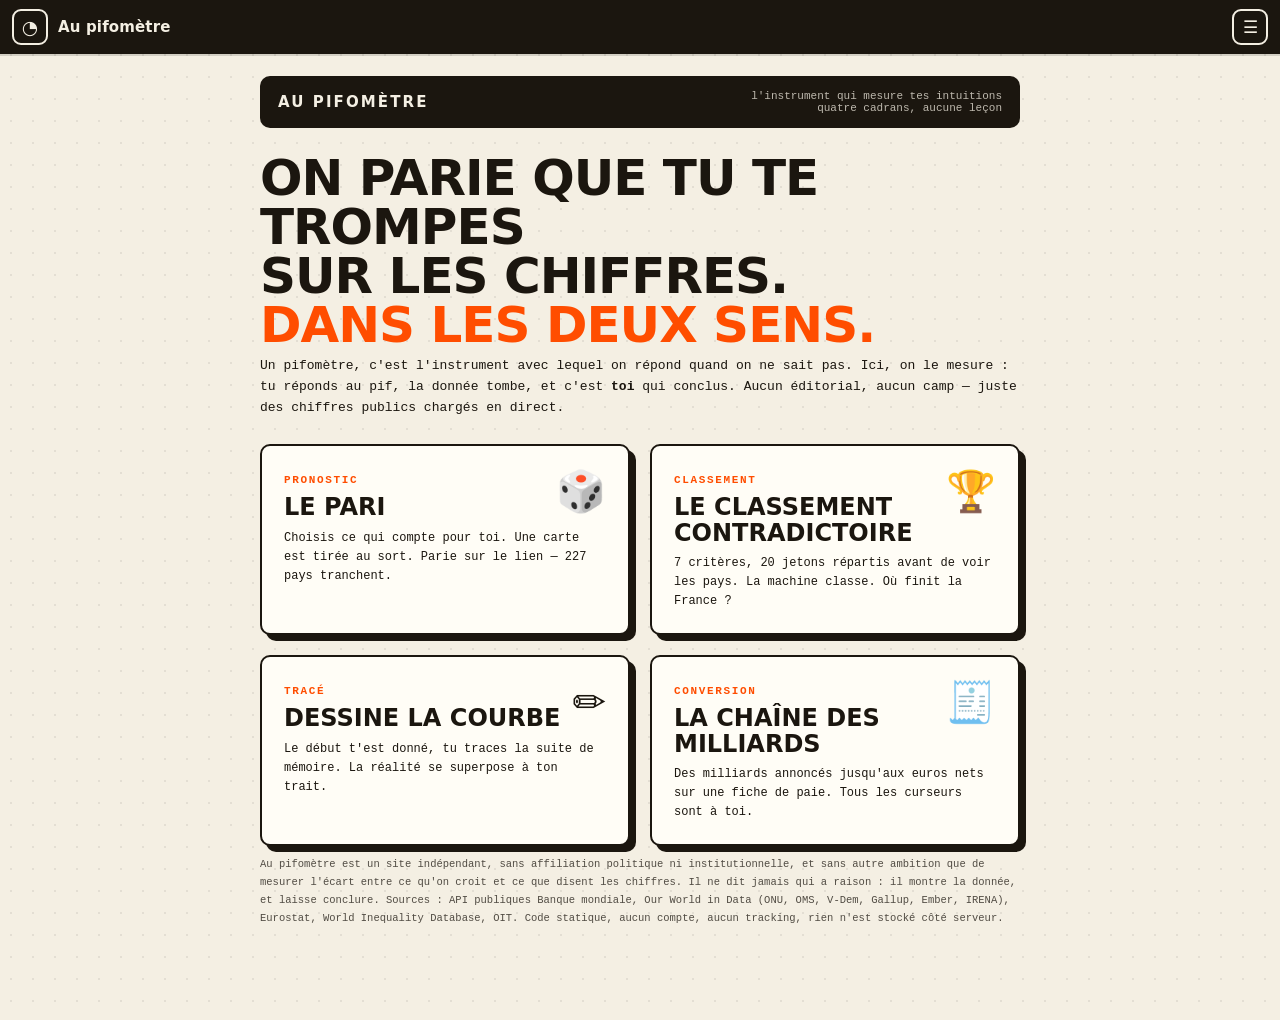
<file: index.html>
<!doctype html><html lang="fr"><head><meta charset="utf-8">
<meta name="viewport" content="width=device-width,initial-scale=1">
<title>Au pifomètre — tes intuitions contre les chiffres</title>
<link rel="icon" href="favicon.svg?v=1787880161">
<link rel="stylesheet" href="styles.css?v=1787880161">
<style>
.cadrans{display:grid;grid-template-columns:repeat(auto-fit,minmax(280px,1fr));gap:20px;margin-top:10px}
.g{display:block;text-decoration:none;color:var(--ink);background:var(--card);
 border:2px solid var(--ink);border-radius:10px;box-shadow:6px 6px 0 var(--ink);
 padding:22px;transition:transform .08s}
.g:hover{transform:translate(-3px,-3px);box-shadow:9px 9px 0 var(--ink)}
.g .no{font-family:var(--mono);font-size:11px;letter-spacing:.15em;color:var(--orange);font-weight:700}
.g h2{font-weight:900;font-size:24px;text-transform:uppercase;line-height:1.05;margin:8px 0}
.g p{font-family:var(--mono);font-size:12px;line-height:1.6}
.g .em{font-size:40px;float:right}
.soon{opacity:.55;pointer-events:none}
</style></head><body><div class="wrap">

<div class="bureau"><b>AU PIFOMÈTRE</b>
<div class="form-no">l'instrument qui mesure tes intuitions<br>quatre cadrans, aucune leçon</div></div>

<h1>On parie que tu te trompes<br>sur les chiffres.<br><span class="o">Dans les deux sens.</span></h1>
<div class="sub">Un pifomètre, c'est l'instrument avec lequel on répond quand on ne sait pas. Ici, on le mesure : tu réponds au pif, la donnée tombe, et c'est <b>toi</b> qui conclus. Aucun éditorial, aucun camp — juste des chiffres publics chargés en direct.</div>

<div class="cadrans">
<a class="g" href="pari.html"><span class="em">🎲</span>
 <span class="no">PRONOSTIC</span><h2>Le pari</h2>
 <p>Choisis ce qui compte pour toi. Une carte est tirée au sort. Parie sur le lien — 227 pays tranchent.</p></a>
<a class="g" href="classement.html"><span class="em">🏆</span>
 <span class="no">CLASSEMENT</span><h2>Le classement contradictoire</h2>
 <p>7 critères, 20 jetons répartis avant de voir les pays. La machine classe. Où finit la France ?</p></a>
<a class="g" href="courbe.html"><span class="em">✏️</span>
 <span class="no">TRACÉ</span><h2>Dessine la courbe</h2>
 <p>Le début t'est donné, tu traces la suite de mémoire. La réalité se superpose à ton trait.</p></a>
<a class="g" href="milliards.html"><span class="em">🧾</span>
 <span class="no">CONVERSION</span><h2>La chaîne des milliards</h2>
 <p>Des milliards annoncés jusqu'aux euros nets sur une fiche de paie. Tous les curseurs sont à toi.</p></a>
</div>

</div>
<script src="rf-data.js?v=1787880161"></script>
<footer>Au pifomètre est un site indépendant, sans affiliation politique ni institutionnelle, et sans autre ambition
que de mesurer l'écart entre ce qu'on croit et ce que disent les chiffres. Il ne dit jamais qui a raison : il montre la
donnée, et laisse conclure. Sources : API publiques Banque mondiale, Our World in Data (ONU, OMS, V-Dem, Gallup, Ember,
IRENA), Eurostat, World Inequality Database, OIT. Code statique, aucun compte, aucun tracking, rien n'est stocké côté serveur.</footer>
<script>RF.mountNav("index.html")</script>
</body></html>
</file>
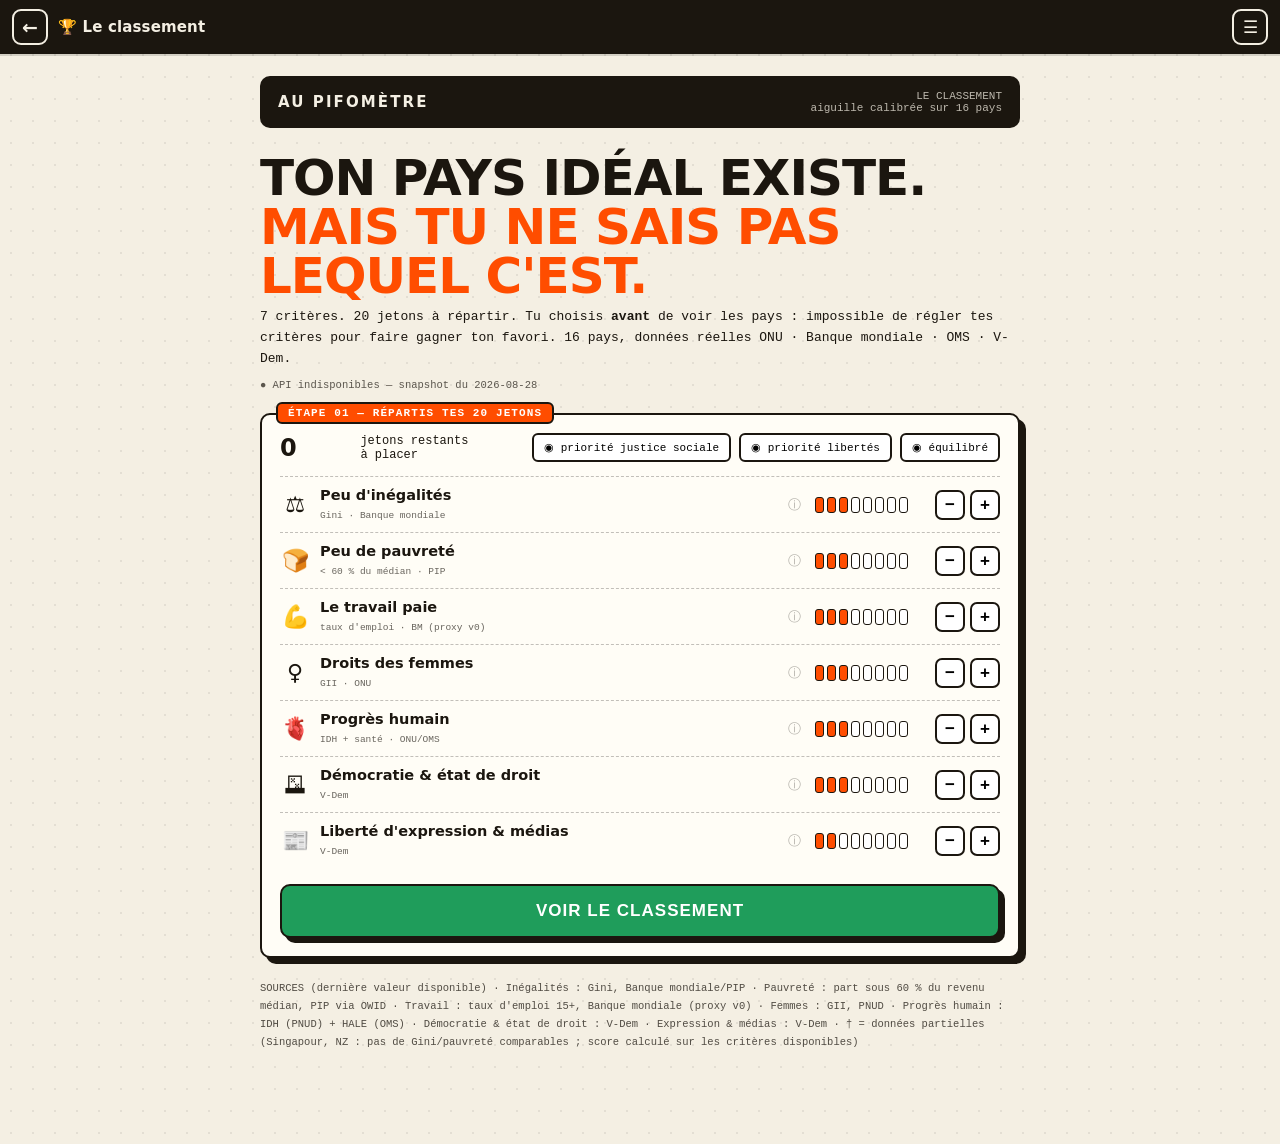
<file: classement.html>
<!doctype html><html lang="fr"><head><meta charset="utf-8">
<meta name="viewport" content="width=device-width,initial-scale=1">
<title>Le classement · Au pifomètre</title>
<link rel="icon" href="favicon.svg?v=1787880161">
<link rel="stylesheet" href="styles.css?v=1787880161">
<style>
.budget{display:flex;justify-content:space-between;align-items:center;margin-bottom:14px;flex-wrap:wrap;gap:10px}
.budget b{font-size:24px;font-weight:900}
.budget .left{font-family:var(--mono);font-size:12px}
.presets{display:flex;gap:8px;flex-wrap:wrap}
.presets button{font-family:var(--mono);font-size:11px;padding:6px 10px;border:2px solid var(--ink);background:#fff;border-radius:6px;cursor:pointer}
.presets button:hover{background:var(--ink);color:#fff}
.crit{display:flex;align-items:center;gap:10px;padding:10px 0;border-top:1.5px dashed #1b160f44}
.info{width:22px;height:22px;flex:0 0 22px;border-radius:50%;display:flex;align-items:center;
 justify-content:center;font-size:13px;text-decoration:none;color:var(--ink);opacity:.32;
 transition:opacity .12s,background .12s}
.info:hover{opacity:1;background:#1b160f14}
.crit .em{font-size:22px;width:30px;text-align:center}
.crit .lbl{flex:1;min-width:0}
.crit .lbl b{font-size:14.5px;display:block}
.crit .lbl small{font-family:var(--mono);font-size:9.5px;opacity:.65}
.jets{display:flex;gap:3px;min-width:110px}
.jet{width:9px;height:16px;border:1.5px solid var(--ink);border-radius:3px;background:#fff}
.jet.on{background:var(--orange)}
.pm{display:flex;gap:5px}
.pm button{width:30px;height:30px;font-size:17px;font-weight:900;border:2px solid var(--ink);background:#fff;border-radius:7px;cursor:pointer}
.pm button:active{background:var(--ink);color:#fff}
#result{display:none}
.podium{display:grid;grid-template-columns:1fr 1fr 1fr;gap:10px;margin:8px 0 18px}
.pod{border:2px solid var(--ink);border-radius:10px;background:#fff;padding:14px 10px;text-align:center}
.pod.p1{background:var(--ink);color:var(--paper);transform:translateY(-8px)}
.pod .medal{font-size:15px;font-family:var(--mono);letter-spacing:.15em}
.pod .fl{font-size:38px;display:block;margin:6px 0 2px}
.pod b{font-size:15px;display:block}
.pod .sc{font-family:var(--mono);font-size:12px;margin-top:4px}
.row{display:flex;align-items:center;gap:9px;padding:6px 8px;border-radius:7px;font-size:14px}
.row.fr{background:var(--orange);color:#fff;font-weight:800;box-shadow:3px 3px 0 var(--ink)}
.row .rk{font-family:var(--mono);width:26px;font-size:12px}
.row .nm{flex:1}
.row .bar{height:9px;background:currentColor;border-radius:4px;opacity:.85}
.row .sc{font-family:var(--mono);font-size:11.5px;width:38px;text-align:right}
.frbanner{border:3px solid var(--ink);border-radius:10px;background:#fff;padding:12px;margin:16px 0;
 font-weight:900;font-size:20px;text-transform:uppercase;text-align:center;transform:rotate(-1deg)}
.frbanner span{color:var(--orange)}
.corr{background:#fff;border:2px solid var(--ink);border-radius:8px;padding:13px 14px;margin:14px 0}
.corr h3{font-size:15px;text-transform:uppercase;margin-bottom:4px}
.corr .cs{font-family:var(--mono);font-size:11px;opacity:.7;line-height:1.5;margin-bottom:10px}
.cr{display:flex;align-items:center;gap:9px;padding:5px 0;font-size:13.5px}
.cr .nm{flex:0 0 44%}
.cr .bb{flex:1;height:12px;background:#EFE9DC;border:1.5px solid var(--ink);border-radius:6px;overflow:hidden}
.cr .bb i{display:block;height:100%;background:var(--orange)}
.cr .pc{font-family:var(--mono);font-size:12px;width:42px;text-align:right;font-weight:700}
.cr.in{opacity:.5}
.rev{font-family:var(--mono);font-size:11px;margin-top:10px;text-align:right;opacity:.7}
.method{margin-top:14px}
.method details{border:2px solid var(--ink);border-radius:9px;background:#fff}
.method summary{cursor:pointer;padding:12px 14px;font-weight:800;font-size:14.5px;list-style:none}
.method summary::-webkit-details-marker{display:none}
.method summary::before{content:'▸ ';color:var(--orange)}
.method details[open] summary::before{content:'▾ ';}
.method details[open] summary{border-bottom:1px dashed #1b160f33}
.mbody{padding:0 14px 14px;font-size:13.5px;line-height:1.65}
.mbody code{background:#F4EFE3;padding:1px 5px;border-radius:4px;font-size:12px}
.mbody ol{margin:8px 0 8px 18px}.mbody li{margin:5px 0}
.resemble{margin-top:14px;border:2px solid var(--ink);border-radius:9px;background:#fff;padding:14px}
.resemble h3{font-size:15px;text-transform:uppercase;margin-bottom:4px}
.predlab{font-family:var(--mono);font-size:11.5px;letter-spacing:.1em;text-transform:uppercase;opacity:.7}
.predbig{font-weight:900;font-size:clamp(24px,5.4vw,34px);line-height:1.06;margin:6px 0 4px;color:var(--orange)}
.predpct{font-family:var(--mono);font-size:13px;margin-bottom:9px}
.predsay{font-size:14.5px;line-height:1.55;border-left:4px solid var(--ink);padding-left:11px;margin-bottom:12px}
.preddet{border:2px solid var(--ink);border-radius:9px;background:var(--paper)}
.preddet summary{cursor:pointer;padding:11px 13px;font-weight:800;font-size:14px;list-style:none}
.preddet summary::-webkit-details-marker{display:none}
.preddet summary::before{content:'▸ ';color:var(--orange)}
.preddet[open] summary{border-bottom:1px dashed #1b160f33}
.preddet[open] summary::before{content:'▾ '}
.resemble .rsub{font-family:var(--mono);font-size:11px;opacity:.7;line-height:1.55;margin-bottom:10px}
.rrow{display:flex;align-items:center;gap:9px;padding:6px 0;font-size:13.5px}
.rrow .rn{flex:0 0 190px}
.rrow .rb{flex:1;height:12px;background:#F4EFE3;border:1.5px solid var(--ink);border-radius:6px;overflow:hidden}
.rrow .rf{display:block;height:100%;background:var(--orange);border-radius:5px}
.rrow .rp{font-family:var(--mono);font-size:12px;width:44px;text-align:right}
.rrow.inside .rf{background:#BDB4A4}
.rtag{font-family:var(--mono);font-size:9.5px;background:#EFE9DC;border-radius:4px;padding:1px 5px;margin-left:6px}
</style></head><body><div class="wrap">

<div id="rf-load"><div class="box"><b>Calibrage de l'aiguille…</b><ul id="loadlist"></ul></div></div>

<div class="bureau"><b><a href="index.html">AU PIFOMÈTRE</a></b>
<div class="form-no">LE CLASSEMENT<br>aiguille calibrée sur 16 pays</div></div>

<h1>Ton pays idéal existe.<br><span class="o">Mais tu ne sais pas<br>lequel c'est.</span></h1>
<div class="sub">7 critères. 20 jetons à répartir. Tu choisis <b>avant</b> de voir les pays : impossible de régler tes critères pour faire gagner ton favori. 16 pays, données réelles ONU · Banque mondiale · OMS · V-Dem.</div>
<div class="provenance" id="prov"></div>

<div class="card"><span class="step-tag">ÉTAPE 01 — RÉPARTIS TES 20 JETONS</span>
<div class="budget"><b id="left">20</b><span class="left">jetons restants<br>à placer</span>
<div class="presets">
<button onclick="preset([6,5,4,3,1,1,0])">◉ priorité justice sociale</button>
<button onclick="preset([0,2,2,2,3,6,5])">◉ priorité libertés</button>
<button onclick="preset([3,3,3,3,3,3,2])">◉ équilibré</button>
</div></div>
<div id="crits"></div>
<button class="go" id="go" disabled>Voir le classement</button>
</div>

<div class="card" id="result"><span class="step-tag">ÉTAPE 02 — TON CLASSEMENT</span>

<div class="podium" id="podium"></div>
<div class="frbanner" id="frb"></div>
<div id="rows"></div>
<div class="note"><b>Ce classement n'est pas le nôtre — c'est le tien.</b> Déplace 5 jetons et regarde le podium changer. C'est exactement ça, le débat : pas un désaccord sur les faits, un désaccord sur les jetons.</div>

<div class="method" id="method"></div>
<div class="resemble" id="resemble"></div>
<button class="go" id="share">📮 Partager mon podium</button>
<button class="dlbtn" id="dl">⬇ télécharger les données des 16 pays (CSV)</button>
<button class="go alt" onclick="unlock()">↺ Changer mes jetons</button>
<div class="rev" id="rev"></div>
</div>

</div>
<footer>SOURCES (dernière valeur disponible) · Inégalités : Gini, Banque mondiale/PIP · Pauvreté : part sous 60 % du revenu médian, PIP via OWID · Travail : taux d'emploi 15+, Banque mondiale (proxy v0) · Femmes : GII, PNUD · Progrès humain : IDH (PNUD) + HALE (OMS) · Démocratie &amp; état de droit : V-Dem · Expression &amp; médias : V-Dem · † = données partielles (Singapour, NZ : pas de Gini/pauvreté comparables ; score calculé sur les critères disponibles)</footer>
<script src="snapshot.js?v=1787880161"></script><script src="rf-data.js?v=1787880161"></script>
<script>
let DATA=null, C=null, w=[3,3,3,3,3,3,2], locked=false, revisions=0, lastScored=null, norm=null;
const $=id=>document.getElementById(id);
const infoDot=(k,src)=>{
 const u=(RF.SRC[k]||{}).u; if(!u)return '';
 return `<a class="info" href="${u}" target="_blank" rel="noopener"
  title="Source : ${String(src).replace(/"/g,'')} — ouvrir les données">ⓘ</a>`;
};
const CRITS=[
 {em:'⚖️',name:"Peu d'inégalités",src:'Gini · Banque mondiale',get:c=>c.gini,inv:true,k:'gini',sk:'gini'},
 {em:'🍞',name:'Peu de pauvreté',src:'< 60 % du médian · PIP',get:c=>c.pov60,inv:true,k:'pov60',sk:'pov60'},
 {em:'💪',name:'Le travail paie',src:"taux d'emploi · BM (proxy v0)",get:c=>c.emp,inv:false,k:'emp',sk:'emp'},
 {em:'♀',name:'Droits des femmes',src:'GII · ONU',get:c=>c.gii,inv:true,k:'gii',sk:'gii'},
 {em:'🫀',name:'Progrès humain',src:'IDH + santé · ONU/OMS',get:c=>(c.hdi==null||c.hale==null)?null:(c.hdi*100+c.hale)/2,inv:false,k:'hdi',sk:'hdi'},
 {em:'🗳',name:'Démocratie & état de droit',src:'V-Dem',get:c=>(c.libdem==null||c.rol==null)?null:(c.libdem+c.rol)/2,inv:false,k:'rol',sk:'rol'},
 {em:'📰',name:"Liberté d'expression & médias",src:'V-Dem',get:c=>c.foe,inv:false,k:'foe',sk:'foe'},
];
const ul=$('loadlist');
RF.load((key,ok,label)=>{const li=document.createElement('li');li.textContent=label;li.className=ok?'ok':'ko';ul.appendChild(li);})
.then(d=>{
 DATA=d; C=d.countries;
 $('prov').textContent = d.meta.source==='live' ? `● données chargées en direct le ${d.meta.date}` :
   d.meta.source==='snapshot' ? `● API indisponibles — snapshot du ${d.meta.date}` : `● ${d.meta.source||'cache'}`;
 norm=CRITS.map(cr=>{
  const vals=C.map(cr.get).filter(v=>v!=null);
  const mn=Math.min(...vals),mx=Math.max(...vals);
  return c=>{const v=cr.get(c);if(v==null)return null;const s=(v-mn)/(mx-mn);return cr.inv?1-s:s};});
 setTimeout(()=>$('rf-load').classList.add('done'),400);
 render();
 const q=new URLSearchParams(location.search).get('w');
 if(q&&/^[0-8]{7}$/.test(q)){const p=[...q].map(Number);if(p.reduce((a,b)=>a+b,0)===20){w=p;render();$('go').click();}}
});
function total(){return w.reduce((a,b)=>a+b,0)}
function render(){
 $('crits').innerHTML='';
 CRITS.forEach((cr,i)=>{
  const d=document.createElement('div');d.className='crit';
  let jets='';for(let j=0;j<8;j++)jets+=`<span class="jet ${j<w[i]?'on':''}"></span>`;
  d.innerHTML=`<span class="em">${cr.em}</span><span class="lbl"><b>${cr.name}</b><small>${cr.src}</small></span>
   ${infoDot(cr.sk,cr.src)}
   <span class="jets">${jets}</span>
   <span class="pm"><button onclick="mod(${i},-1)">−</button><button onclick="mod(${i},1)">+</button></span>`;
  $('crits').appendChild(d);});
 $('left').textContent=20-total();
 $('go').disabled=total()!==20;
}
function mod(i,d){if(locked)return;if(d>0&&(total()>=20||w[i]>=8))return;if(d<0&&w[i]<=0)return;w[i]+=d;render()}
function preset(p){if(locked)return;w=[...p];render()}
$('go').onclick=()=>{
 locked=true;revisions++;
 const scored=C.map(c=>{
  let s=0,wt=0,part=false;
  CRITS.forEach((cr,i)=>{const v=norm[i](c);
   if(v==null){part=w[i]>0||part;return}
   s+=v*w[i];wt+=w[i]});
  return {c,part,score:wt?s/wt*100:0};
 }).sort((a,b)=>b.score-a.score);
 lastScored=scored;
 const med=['🥇 OR','🥈 ARGENT','🥉 BRONZE'];
 $('podium').innerHTML=scored.slice(0,3).map((s,i)=>
  `<div class="pod ${i===0?'p1':''}"><div class="medal">${med[i]}</div><span class="fl">${s.c.flag}</span><b>${s.c.name}${s.part?' †':''}</b><div class="sc">${s.score.toFixed(1)}/100</div></div>`).join('');
 const frIdx=scored.findIndex(s=>s.c.iso==='FRA');
 $('frb').innerHTML=`Avec <span>tes</span> critères, la France est <span>${frIdx+1}ᵉ</span> sur ${scored.length}`;
 $('rows').innerHTML=scored.map((s,i)=>
  `<div class="row ${s.c.iso==='FRA'?'fr':''}"><span class="rk">${String(i+1).padStart(2,'0')}</span>
   <span>${s.c.flag}</span><span class="nm">${s.c.name}${s.part?' †':''}</span>
   <span class="bar" style="width:${(s.score*1.6).toFixed(0)}px"></span>
   <span class="sc">${s.score.toFixed(1)}</span></div>`).join('');
 renderMethod(scored);
 $('result').style.display='block';
 $('rev').textContent = revisions>1 ? `tu as changé de pondération ${revisions-1} fois` : '';
 if(location.hash!=='#open')$('result').scrollIntoView({behavior:'smooth'});
 setTimeout(openAllForShot,300);
};

/* ---- comment le score est calculé, et à quoi il ressemble ---- */
const EXT=[
 {sk:'gdp',   n:'PIB par habitant',        get:v=>v.gdp?Math.log10(v.gdp):null},
 {sk:'corr',  n:'Corruption politique',    get:v=>v.corr},
 {sk:'top1',  n:'Part captée par les 1 %', get:v=>v.top1},
 {sk:'homicide',n:'Homicides',             get:v=>v.homicide},
 {sk:'tax',   n:'Recettes fiscales',       get:v=>v.tax},
 {sk:'gov',   n:"Dépenses de l'État",      get:v=>v.gov},
 {sk:'trade', n:'Ouverture commerciale',   get:v=>v.trade},
 {sk:'happy', n:'Satisfaction de vie',     get:v=>v.happy},
 {sk:'school',n:"Années d'école",          get:v=>v.school},
];
const INSIDE=[
 {sk:'hdi', n:'IDH (ONU)',        get:v=>v.hdi!=null?v.hdi:null, warn:1},
 {sk:'gini',n:'Gini (inégalités)',get:v=>v.gini,                 warn:1},
 {sk:'rol', n:'État de droit',    get:v=>v.rol,                  warn:1},
];
function renderMethod(scored){
 // 1. la méthode, en clair
 const used=CRITS.map((cr,i)=>({cr,w:w[i]})).filter(x=>x.w>0)
   .sort((a,b)=>b.w-a.w).map(x=>`${x.cr.name} (${x.w})`).join(' · ');
 $('method').innerHTML=`<details><summary>Comment ce classement est calculé (et pourquoi les mêmes pays reviennent)</summary>
 <div class="mbody">
 <ol>
  <li><b>Chaque critère est ramené sur une échelle 0-100</b> parmi les 16 pays : le meilleur du lot prend 100, le pire prend 0, les autres se placent proportionnellement entre les deux (<code>(valeur − min) / (max − min)</code>). Les critères où « moins, c'est mieux » (inégalités, pauvreté, inégalité de genre) sont retournés.</li>
  <li><b>Tes jetons servent de poids.</b> Le score final est la moyenne pondérée : <code>Σ (note du critère × jetons) / Σ jetons</code>. Tes jetons actuels : ${used}.</li>
  <li><b>Les données manquantes sont ignorées</b>, pas remplacées par une valeur inventée : un pays marqué † (Singapour, Nouvelle-Zélande) est noté sur les seuls critères disponibles. Cela l'avantage mécaniquement, puisqu'il échappe à ses critères faibles.</li>
 </ol>
 <p><b>Pourquoi les mêmes pays reviennent quoi que tu fasses ?</b> Parce que les 7 critères ne sont pas indépendants les uns des autres : un pays qui va bien sur l'un va généralement bien sur les autres. Déplacer des jetons change l'ordre des places, mais rarement le peloton de tête. Le bloc ci-dessous mesure exactement ça.</p>
 </div></details>`;

 // 2. à quel indicateur extérieur ton classement ressemble-t-il ?
 // fusion des deux jeux : « monde » (14 indicateurs) + les 16 pays (IDH, Gini, pauvreté…)
 const byIso={}; (DATA.world||[]).forEach(x=>byIso[x.iso]={...x.v});
 (DATA.countries||[]).forEach(c=>{byIso[c.iso]=Object.assign(byIso[c.iso]||{},
   {hdi:c.hdi,gini:c.gini,pov60:c.pov60,emp:c.emp,foe:c.foe});});
 const S=scored.map(x=>({iso:x.c.iso,s:x.score}));
 const test=list=>list.map(ind=>{
   const pairs=S.map(x=>[ind.get(byIso[x.iso]||{}),x.s]).filter(p=>p[0]!=null&&isFinite(p[0]));
   if(pairs.length<10)return null;
   const r=RF.pearson(pairs);
   return {n:ind.n,sk:ind.sk,r,pct:Math.round(r*r*100),n2:pairs.length};
 }).filter(Boolean).sort((a,b)=>b.pct-a.pct);
 const ext=test(EXT), ins=test(INSIDE);
 const row=(x,cls)=>`<div class="rrow ${cls||''}"><span class="rn">${RF.srcLink(x.sk,x.n)}${x.r<0?'<span class="rtag">sens inverse</span>':''}</span>
   <span class="rb"><span class="rf" style="width:${x.pct}%"></span></span><span class="rp">${x.pct} %</span></div>`;
 const top=ext[0];
 const second=ext[1];
 $('resemble').innerHTML=`
  <div class="predlab">Le meilleur prédicteur de ton classement est…</div>
  <div class="predbig">${top?top.n:'—'} !</div>
  <div class="predpct"><b>${top?top.pct:0} %</b> des écarts entre pays partagés${top&&top.r<0?' · <b>en sens inverse</b>':''}</div>
  <div class="predsay">Autrement dit : sans regarder aucun de tes 7 critères, connaître seulement
   ${top?'« '+top.n.toLowerCase()+' »':'cet indicateur'} suffirait à deviner l'essentiel de ton palmarès —
   alors que tu ne l'as jamais choisi.${second?` Juste derrière : ${second.n.toLowerCase()} (${second.pct} %).`:''}</div>
  <details class="preddet"><summary>Le classement complet des prédicteurs, et comment il se lit</summary>
   <div class="mbody">
    <p style="margin:0 0 10px">On compare ton score final à des indicateurs qui <b>ne font pas partie</b> de tes 7 critères,
    sur les ${S.length} pays. Le pourcentage est la part des écarts entre pays que les deux mesures ont en commun (r²) :
    100 % voudrait dire « exactement le même classement », 0 % « aucun rapport ».</p>
    ${ext.map(x=>row(x)).join('')}
    <p style="margin:14px 0 8px"><b>Pour mémoire</b> — ces trois-là sont <b>déjà contenus</b> dans tes critères :
    leur ressemblance est mécanique, elle ne prouve rien.</p>
    ${ins.map(x=>row(x,'inside')).join('')}
    <p style="margin:14px 0 0">Change tes jetons et relance : le meilleur prédicteur change, lui aussi.
    C'est la meilleure preuve que le classement n'est pas un déguisement d'un seul chiffre.</p>
   </div></details>`;
}

function openAllForShot(){
 if(location.hash!=='#open')return;
 document.querySelectorAll('#method details,#resemble details').forEach(d=>d.open=true);
}
function unlock(){locked=false;$('result').style.display='none';window.scrollTo({top:0,behavior:'smooth'})}
$('dl').onclick=()=>{
 const WD={}; (DATA.world||[]).forEach(w=>WD[w.iso]=w.v);
 RF.downloadCSV('rf-classement-16-pays.csv',
  ['iso','pays','gini','pauvrete_60pc_median','taux_emploi','indice_inegalite_genre','idh','esperance_vie_bonne_sante','democratie_libérale','etat_de_droit','liberte_expression','pib_hab_ppa'],
  C.map(c=>[c.iso,c.name,c.gini,c.pov60,c.emp,c.gii,c.hdi,c.hale,c.libdem,c.rol,c.foe,(WD[c.iso]||{}).gdp]));
};
$('share').onclick=async()=>{
 const sc=lastScored, frIdx=sc.findIndex(s=>s.c.iso==='FRA');
 const res=await RF.shareCard((ctx,W,H)=>{
  RF.cardBase(ctx,W,H,'MON CLASSEMENT');
  ctx.fillStyle='#1B160F';ctx.font='900 50px system-ui';
  ctx.fillText('MON PODIUM,',70,270);ctx.fillText('SELON MES 7 CRITÈRES :',70,330);
  const med=['🥇','🥈','🥉'];
  sc.slice(0,3).forEach((s,i)=>{
   ctx.font='900 74px system-ui';
   ctx.fillText(`${med[i]} ${s.c.flag} ${s.c.name}`,70,470+i*110);
   ctx.font='30px ui-monospace, monospace';
   ctx.fillText(s.score.toFixed(1)+'/100',830,470+i*110);});
  ctx.save();ctx.translate(540,970);ctx.rotate(-0.06);
  ctx.strokeStyle='#FF4D00';ctx.fillStyle='#FF4D00';ctx.lineWidth=10;
  ctx.strokeRect(-430,-80,860,160);
  ctx.font='900 64px system-ui';ctx.textAlign='center';
  ctx.fillText(`LA FRANCE EST ${frIdx+1}ᵉ / ${sc.length}`,0,22);ctx.restore();
  ctx.textAlign='left';ctx.font='900 34px system-ui';ctx.fillStyle='#1B160F';
  ctx.fillText('Mêmes données, tes jetons : quel podium ? →',70,1180);
 },'podium-rf.png',`Mon podium selon mes 7 critères : ${sc[0].c.name}, ${sc[1].c.name}, ${sc[2].c.name}. La France est ${frIdx+1}ᵉ/${sc.length}. Tes jetons, ton podium : ${location.origin+location.pathname}?w=${w.join('')}`);
 $('share').textContent = res==='shared' ? '📮 Partagé !' : '📮 Podium téléchargé (PNG)';
};
</script><script>RF.mountNav("classement.html")</script>
</body></html>
</file>
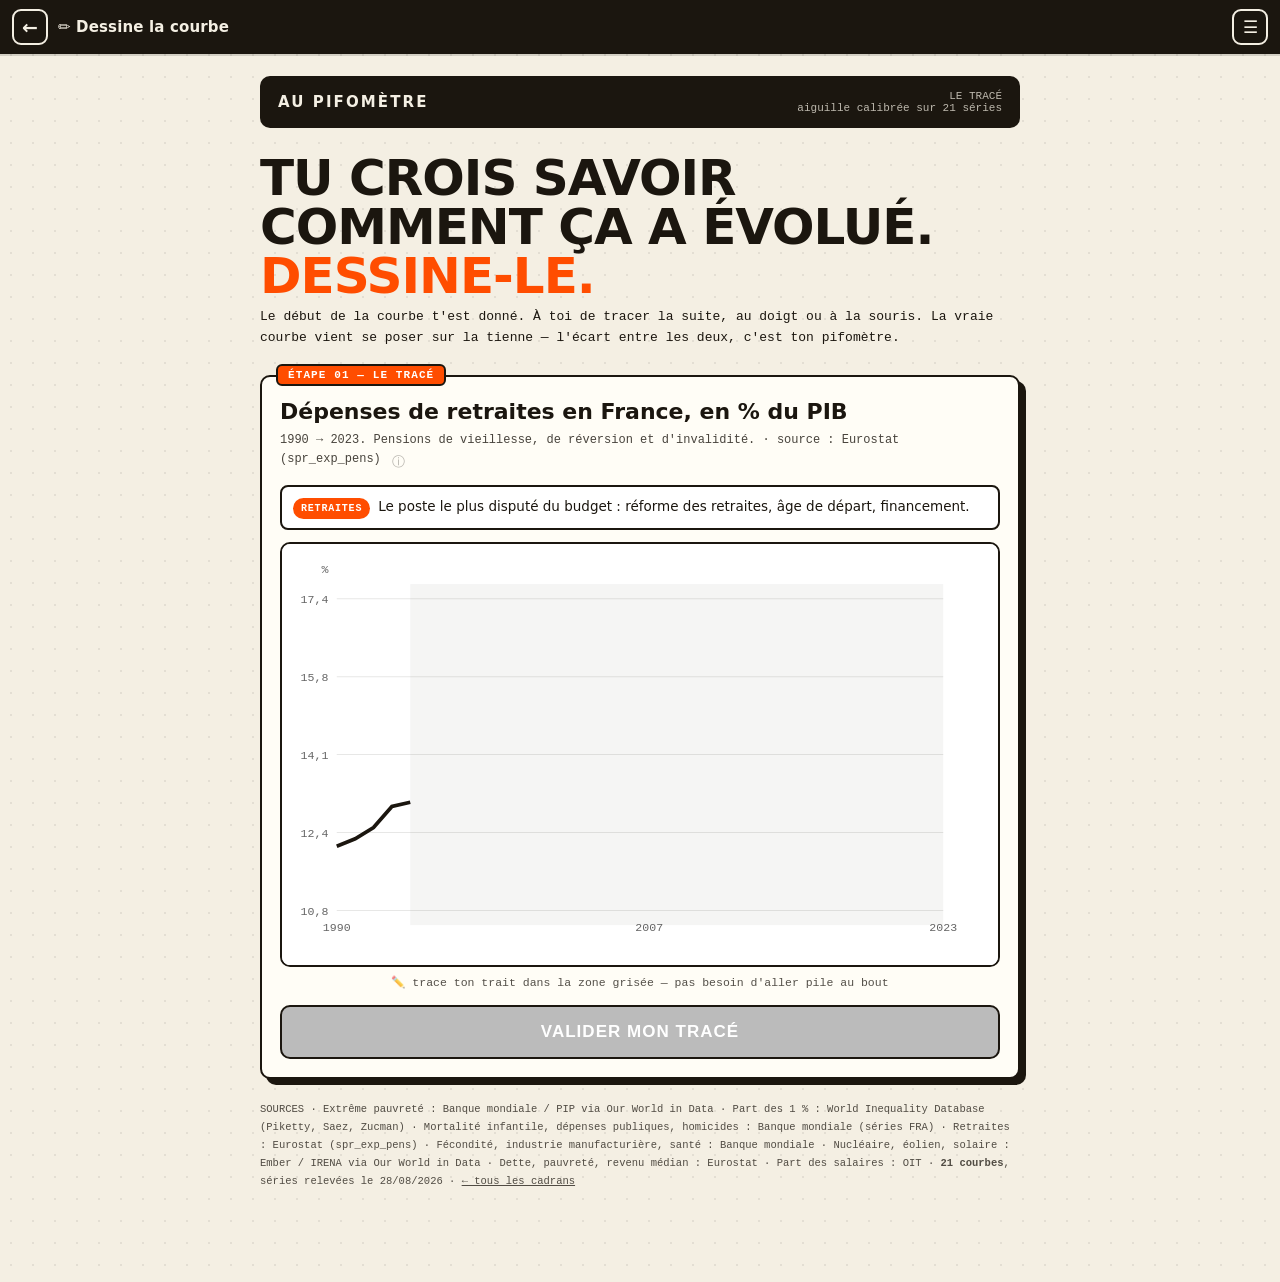
<file: courbe.html>
<!doctype html><html lang="fr"><head><meta charset="utf-8">
<meta name="viewport" content="width=device-width,initial-scale=1">
<title>Dessine la courbe · Au pifomètre</title>
<link rel="icon" href="favicon.svg?v=1787880161">
<link rel="stylesheet" href="styles.css?v=1787880161">
<style>
.qbig{font-weight:900;font-size:22px;line-height:1.2;margin:4px 0 6px}
.qsub{font-family:var(--mono);font-size:12px;line-height:1.6;opacity:.8;margin-bottom:12px}
.board{position:relative;background:#fff;border:2px solid var(--ink);border-radius:10px;touch-action:none;cursor:crosshair}
svg{width:100%;height:auto;display:block}
.instr{font-family:var(--mono);font-size:11.5px;text-align:center;margin-top:8px;opacity:.75}
.pill{display:inline-block;background:var(--ink);color:var(--paper);font-family:var(--mono);
 font-size:11px;padding:4px 9px;border-radius:20px;margin:2px 4px 2px 0}
#res{display:none}
.verdictline{display:flex;align-items:baseline;gap:14px;flex-wrap:wrap;margin:6px 0 12px;padding-right:130px}
.vbig{font-weight:900;font-size:44px}
.vlab{font-family:var(--mono);font-size:12px}
.why{font-size:15.5px;line-height:1.5;background:#fff;border:2px solid var(--ink);border-radius:8px;padding:12px 14px;margin-bottom:12px}
.why b{color:var(--orange)}
.info{display:inline-flex;width:20px;height:20px;border-radius:50%;align-items:center;
 justify-content:center;font-size:12.5px;text-decoration:none;color:var(--ink);opacity:.4;
 vertical-align:-4px;transition:opacity .12s,background .12s}
.info:hover{opacity:1;background:#1b160f14}
.claim{font-size:13.5px;line-height:1.5;background:#fff;border:2px solid var(--ink);
 border-radius:8px;padding:9px 11px;margin-bottom:12px}
.tagp{display:inline-block;background:var(--orange);color:#fff;font-family:var(--mono);font-size:10px;
 font-weight:700;letter-spacing:.08em;text-transform:uppercase;padding:3px 8px;border-radius:20px;margin-right:8px}
.picker{display:grid;grid-template-columns:repeat(auto-fit,minmax(190px,1fr));gap:11px;margin-top:18px}
.pickhead{grid-column:1/-1;font-weight:900;font-size:16px;text-transform:uppercase;letter-spacing:.02em;
 display:flex;align-items:baseline;gap:9px;flex-wrap:wrap}
.pickhead small{font-family:var(--mono);font-size:11px;font-weight:400;text-transform:none;opacity:.7}
.pick{border:2px solid var(--ink);border-radius:10px;background:#fff;padding:14px 13px;cursor:pointer;
 font-size:14.5px;font-weight:800;line-height:1.22;text-align:left;box-shadow:4px 4px 0 var(--ink);
 transition:transform .08s;font-family:inherit;color:inherit}
.pick:hover{transform:translate(-2px,-2px);box-shadow:6px 6px 0 var(--ink);background:var(--orange);color:#fff}
.pick small{display:block;font-family:var(--mono);font-size:10px;font-weight:400;opacity:.75;margin-top:5px;
 text-transform:uppercase;letter-spacing:.06em}
.secondaire{display:flex;gap:8px;flex-wrap:wrap;margin-top:22px;padding-top:14px;
 border-top:1.5px dashed #1b160f33}
.secondaire .dlbtn{margin-top:0}
</style></head><body><div class="wrap">

<div class="bureau"><b><a href="index.html">AU PIFOMÈTRE</a></b>
<div class="form-no">LE TRACÉ<br>aiguille calibrée sur 21 séries</div></div>

<h1>Tu crois savoir<br>comment ça a évolué.<br><span class="o">Dessine-le.</span></h1>
<div class="sub">Le début de la courbe t'est donné. À toi de tracer la suite, au doigt ou à la souris. La vraie courbe vient se poser sur la tienne — l'écart entre les deux, c'est ton pifomètre.</div>

<div class="card"><span class="step-tag">ÉTAPE 01 — LE TRACÉ</span>
<div class="qbig" id="q">—</div>
<div class="qsub" id="qsub">—</div>
<div class="claim" id="claim"></div>
<div class="board" id="board"><div id="chart"></div></div>
<div class="instr" id="instr">✏️ trace au pif dans la zone grisée — pas besoin d'aller pile au bout</div>
<button class="go" id="go" disabled>Valider mon tracé</button>
</div>

<div class="card" id="res"><span class="step-tag">ÉTAPE 02 — LA RÉALITÉ</span>
<div class="stamp" id="stamp"></div>
<div class="verdictline"><span class="vbig" id="score"></span><span class="vlab" id="scorelab"></span></div>
<div class="why" id="why"></div>
<div><span class="pill" id="p1"></span><span class="pill" id="p2"></span><span class="pill" id="p3"></span></div>
<div class="picker" id="picker"></div>
<div class="secondaire">
 <button class="dlbtn" id="share">📮 partager mon tracé</button>
 <button class="dlbtn" id="dl">⬇ télécharger cette série (CSV)</button>
</div>
</div>

</div>
<footer>SOURCES · Extrême pauvreté : Banque mondiale / PIP via Our World in Data ·
Part des 1 % : World Inequality Database (Piketty, Saez, Zucman) ·
Mortalité infantile, dépenses publiques, homicides : Banque mondiale (séries FRA) ·
Retraites : Eurostat (spr_exp_pens) · Fécondité, industrie manufacturière, santé : Banque mondiale ·
Nucléaire, éolien, solaire : Ember / IRENA via Our World in Data · Dette, pauvreté, revenu médian : Eurostat · Part des salaires : OIT · <b>21 courbes</b>, séries relevées le 28/08/2026 ·
<a href="index.html">← tous les cadrans</a></footer>

<script src="curves.js?v=1787880161"></script><script src="rf-data.js?v=1787880161"></script>
<script>
const $=id=>document.getElementById(id);
const KEYS=Object.keys(RF_CURVES);
let key=null, C=null, years=[], vals=[], anchor=0, user=[], drawing=false, done=false;
const W=680,H=400,P=52;
let xmin,xmax,ymin,ymax,PL=52;                 // PL : marge gauche, ajustée aux étiquettes
const fmtY=v=>(+v.toFixed(Math.abs(v)>=1000?0:1)).toLocaleString('fr-FR');
const X=x=>PL+(x-xmin)/(xmax-xmin)*(W-PL-P);
const Y=y=>H-P-(y-ymin)/(ymax-ymin)*(H-2*P);
const invX=px=>xmin+(px-PL)/(W-PL-P)*(xmax-xmin);
const invY=py=>ymin+(H-P-py)/(H-2*P)*(ymax-ymin);

function pickCurve(k){
 key=k; C=RF_CURVES[k]; done=false;
 years=C.data.map(d=>d[0]); vals=C.data.map(d=>d[1]);
 xmin=years[0]; xmax=years[years.length-1];
 const lo=Math.min(...vals), hi=Math.max(...vals), pad=(hi-lo)*0.35;
 ymin=Math.max(0,lo-pad); ymax=hi+pad;
 const nMax=Math.max(...[0,.25,.5,.75,1].map(f=>fmtY(ymin+(ymax-ymin)*f).length));
 PL=Math.max(52, Math.round(nMax*6.7)+18);     // 6,7 px par caractère en 11 px monospace
 anchor=Math.max(1,Math.round(years.length*0.15));
 user=vals.map((v,i)=>i<anchor?v:null);
 $('q').textContent=C.q;
 $('qsub').innerHTML=C.sub+' · source : '+C.src+
   ' <a class="info" href="'+C.url+'" target="_blank" rel="noopener" title="Ouvrir les données à la source">ⓘ</a>';
 $('claim').innerHTML='<span class="tagp">'+C.tag+'</span>'+C.claim;
 $('res').style.display='none'; $('go').disabled=true; touched=false;
 $('instr').textContent='✏️ trace ton trait dans la zone grisée — pas besoin d\'aller pile au bout';
 render();
}
function path(arr,from){
 let d='';
 for(let i=from;i<arr.length;i++){ if(arr[i]==null)continue;
  d+=(d?'L':'M')+X(years[i]).toFixed(1)+' '+Y(arr[i]).toFixed(1)+' '; }
 return d;
}
function render(reveal){
 const gx=X(years[anchor-1]);
 const ticks=[0,0.25,0.5,0.75,1].map(f=>{
  const yv=ymin+(ymax-ymin)*f;
  return `<line x1="${PL}" y1="${Y(yv)}" x2="${W-P}" y2="${Y(yv)}" stroke="#1B160F" stroke-opacity=".1"/>
   <text x="${PL-8}" y="${Y(yv)+4}" text-anchor="end" font-size="11" font-family="ui-monospace,monospace" opacity=".6">${fmtY(yv)}</text>`;}).join('');
 const yl=[years[0],years[Math.floor(years.length/2)],years[years.length-1]].map(y=>
  `<text x="${X(y)}" y="${H-P+20}" text-anchor="middle" font-size="11" font-family="ui-monospace,monospace" opacity=".6">${y}</text>`).join('');
 $('chart').innerHTML=`<svg viewBox="0 0 ${W} ${H}" id="svg">
  <rect width="${W}" height="${H}" fill="#fff" rx="8"/>
  <rect x="${gx}" y="${P-14}" width="${W-P-gx}" height="${H-2*P+28}" fill="#1B160F" fill-opacity=".045"/>
  ${ticks}${yl}
  <text x="${PL-8}" y="${P-24}" text-anchor="end" font-size="11" font-family="ui-monospace,monospace" opacity=".6">${C.unit}</text>
  <path d="${path(vals,0).split('L').slice(0,anchor).join('L')}" fill="none" stroke="#1B160F" stroke-width="3.5"/>
  <path id="upath" d="${path(user,anchor-1)}" fill="none" stroke="#FF4D00" stroke-width="3.5" stroke-linecap="round" stroke-dasharray="${done?'0':'1 0'}"/>
  ${reveal?`<path d="${path(vals,anchor-1)}" fill="none" stroke="#1B160F" stroke-width="3.5"/>
   <circle cx="${X(xmax)}" cy="${Y(vals[vals.length-1])}" r="6" fill="#1B160F"/>
   <text x="${X(xmax)-6}" y="${Y(vals[vals.length-1])-14}" text-anchor="end" font-size="14" font-weight="800" font-family="system-ui">réalité : ${(+vals[vals.length-1].toFixed(1)).toLocaleString('fr-FR')} ${C.unit}</text>`:''}
 </svg>`;
 bind();
}
let touched=false;
/* Complète tous les trous : interpolation entre points connus (l'ancre en est un),
   puis prolongation à plat après le dernier point tracé. C'était le bug :
   démarrer après l'ancre ou s'arrêter avant la fin laissait des index à null. */
function completeAll(){
 let prev=anchor-1;                       // toujours connu (fin de la portion donnée)
 for(let i=anchor;i<years.length;i++){
  if(user[i]==null)continue;
  for(let j=prev+1;j<i;j++) user[j]=user[prev]+(user[i]-user[prev])*(j-prev)/(i-prev);
  prev=i;
 }
 for(let j=prev+1;j<years.length;j++) user[j]=user[prev];   // queue à plat
}
function bind(){
 const svg=$('svg'); if(!svg||done)return;
 let strokePrev=null;
 const pt=e=>{const r=svg.getBoundingClientRect(); const t=e.touches?e.touches[0]:e;
  return [(t.clientX-r.left)/r.width*W,(t.clientY-r.top)/r.height*H];};
 const idxOf=px=>{const yr=invX(px);let i=0,best=1e9;
  years.forEach((y,j)=>{const d=Math.abs(y-yr);if(d<best){best=d;i=j}});return i;};
 const put=(px,py)=>{
  let i=idxOf(px); if(i<anchor)i=anchor;                    // clamp au lieu d'ignorer
  const v=Math.max(ymin,Math.min(ymax,invY(py)));
  if(strokePrev!==null&&strokePrev!==i){                    // relie dans les deux sens
   const a=Math.min(strokePrev,i), b=Math.max(strokePrev,i);
   const va=strokePrev<i?user[strokePrev]:v, vb=strokePrev<i?v:user[strokePrev];
   for(let j=a+1;j<b;j++) user[j]=va+(vb-va)*(j-a)/(b-a);
  }
  user[i]=v; strokePrev=i; touched=true;
  $('upath').setAttribute('d',path(user,anchor-1));
  $('go').disabled=false;
  $('instr').textContent="✓ tu peux corriger ton trait, ou valider — les trous seront comblés automatiquement";
 };
 const start=e=>{drawing=true;strokePrev=null;const[px,py]=pt(e);put(px,py);e.preventDefault()};
 const move=e=>{if(!drawing)return;const[px,py]=pt(e);put(px,py);e.preventDefault()};
 const end=()=>{if(!drawing)return;drawing=false;strokePrev=null;
  if(touched){completeAll();$('upath').setAttribute('d',path(user,anchor-1));}};
 svg.onmousedown=start; svg.onmousemove=move; window.onmouseup=end;
 svg.ontouchstart=start; svg.ontouchmove=move; window.ontouchend=end; window.ontouchcancel=end;
}
$('go').onclick=()=>{
 completeAll();
 done=true; render(true);
 const range=Math.max(...vals)-Math.min(...vals);
 let err=0,n=0;
 for(let i=anchor;i<vals.length;i++){ if(user[i]==null)continue; err+=Math.abs(user[i]-vals[i]); n++; }
 const mae=err/n, sc=Math.max(0,Math.round(100-100*mae/range));
 $('score').textContent=sc+' / 100';
 $('scorelab').textContent=`écart moyen avec la réalité : ${(+mae.toFixed(1)).toLocaleString('fr-FR')} ${C.unit}`;
 const st=$('stamp'); st.className='stamp '+(sc>=70?'win':'lose');
 st.textContent=sc>=85?'JUSTE ✓':sc>=70?'PAS LOIN':'RATÉ ✗';
 st.classList.remove('show'); setTimeout(()=>st.classList.add('show'),600);
 $('why').innerHTML='<b>Ce que dit la courbe :</b> '+C.why+
  ' <a class="info" href="'+C.url+'" target="_blank" rel="noopener" title="Ouvrir les données à la source">ⓘ</a>';
 const d0=vals[anchor-1], d1=vals[vals.length-1];
 $('p1').textContent=`${years[anchor-1]} : ${(+d0.toFixed(1)).toLocaleString('fr-FR')} ${C.unit}`;
 $('p2').textContent=`${years[years.length-1]} : ${(+d1.toFixed(1)).toLocaleString('fr-FR')} ${C.unit}`;
 $('p3').textContent=(d1>d0?'▲ +':'▼ ')+Math.round((d1-d0)/Math.abs(d0)*100)+' %';
 $('res').style.display='block';
 // 3 autres courbes seulement, tirées au sort parmi les 15 restantes
 const autres=KEYS.filter(k=>k!==key).map(k=>[Math.random(),k]).sort((a,b)=>a[0]-b[0]).slice(0,3).map(p=>p[1]);
 $('picker').innerHTML='<div class="pickhead">↻ On en refait une ?<small>trois courbes tirées au sort</small></div>'+
  autres.map(k=>`<button class="pick" onclick="pickCurve('${k}');window.scrollTo({top:0,behavior:'smooth'})">${RF_CURVES[k].q.split('(')[0].trim()}<small>${RF_CURVES[k].tag}</small></button>`).join('');
 $('res').scrollIntoView({behavior:'smooth'});
};
$('share').onclick=async()=>{
 const sc=$('score').textContent;
 const res=await RF.shareCard((ctx,CW,CH)=>{
  RF.cardBase(ctx,CW,CH,'MON TRACÉ');
  ctx.fillStyle='#1B160F';ctx.font='900 40px system-ui';
  let y=210; const words=C.q.split(' '); let line='';
  for(const w of words){ const t=line+w+' ';
   if(ctx.measureText(t).width>930&&line){ctx.fillText(line,70,y);line=w+' ';y+=50}else line=t; }
  ctx.fillText(line,70,y); y+=70;
  // mini-graphique : ma courbe vs la réalité
  const gx=70,gy=y,gw=940,gh=430;
  ctx.fillStyle='#fff';ctx.strokeStyle='#1B160F';ctx.lineWidth=4;
  ctx.fillRect(gx,gy,gw,gh);ctx.strokeRect(gx,gy,gw,gh);
  const cx=x=>gx+24+(x-xmin)/(xmax-xmin)*(gw-48), cy=v=>gy+gh-24-(v-ymin)/(ymax-ymin)*(gh-48);
  const line2=(arr,col,wd,from)=>{ctx.beginPath();ctx.strokeStyle=col;ctx.lineWidth=wd;let s=false;
   for(let i=from;i<arr.length;i++){if(arr[i]==null)continue;
    const px=cx(years[i]),py=cy(arr[i]); s?ctx.lineTo(px,py):(ctx.moveTo(px,py),s=true);}ctx.stroke()};
  line2(vals,'#1B160F',5,0);
  line2(user,'#FF4D00',5,anchor-1);
  ctx.font='700 26px system-ui';ctx.fillStyle='#FF4D00';ctx.fillText('— mon tracé',gx+24,gy+40);
  ctx.fillStyle='#1B160F';ctx.fillText('— la réalité',gx+220,gy+40);
  y=gy+gh+80;
  ctx.font='900 100px system-ui';ctx.fillStyle='#1B160F';ctx.fillText(sc,70,y);
  ctx.font='26px ui-monospace, monospace';ctx.fillText('de justesse',70,y+42);
  ctx.font='900 30px system-ui';ctx.fillStyle='#FF4D00';
  ctx.fillText('Trace la tienne →',70,CH-115);
 },'trace-rf.png',`« ${C.q} » — j'ai tracé de mémoire, score ${sc}. Essaie : ${location.origin+location.pathname}`);
 $('share').textContent = res==='shared'?'📮 Partagé !':'📮 Image téléchargée (PNG)';
};
$('dl').onclick=()=>RF.downloadCSV('rf-'+key+'.csv',['annee','valeur','unite','source'],
  C.data.map(d=>[d[0],d[1],C.unit,C.src]));
pickCurve(KEYS[Math.floor(Math.random()*KEYS.length)]);
</script><script>RF.mountNav("courbe.html")</script>
</body></html>
</file>
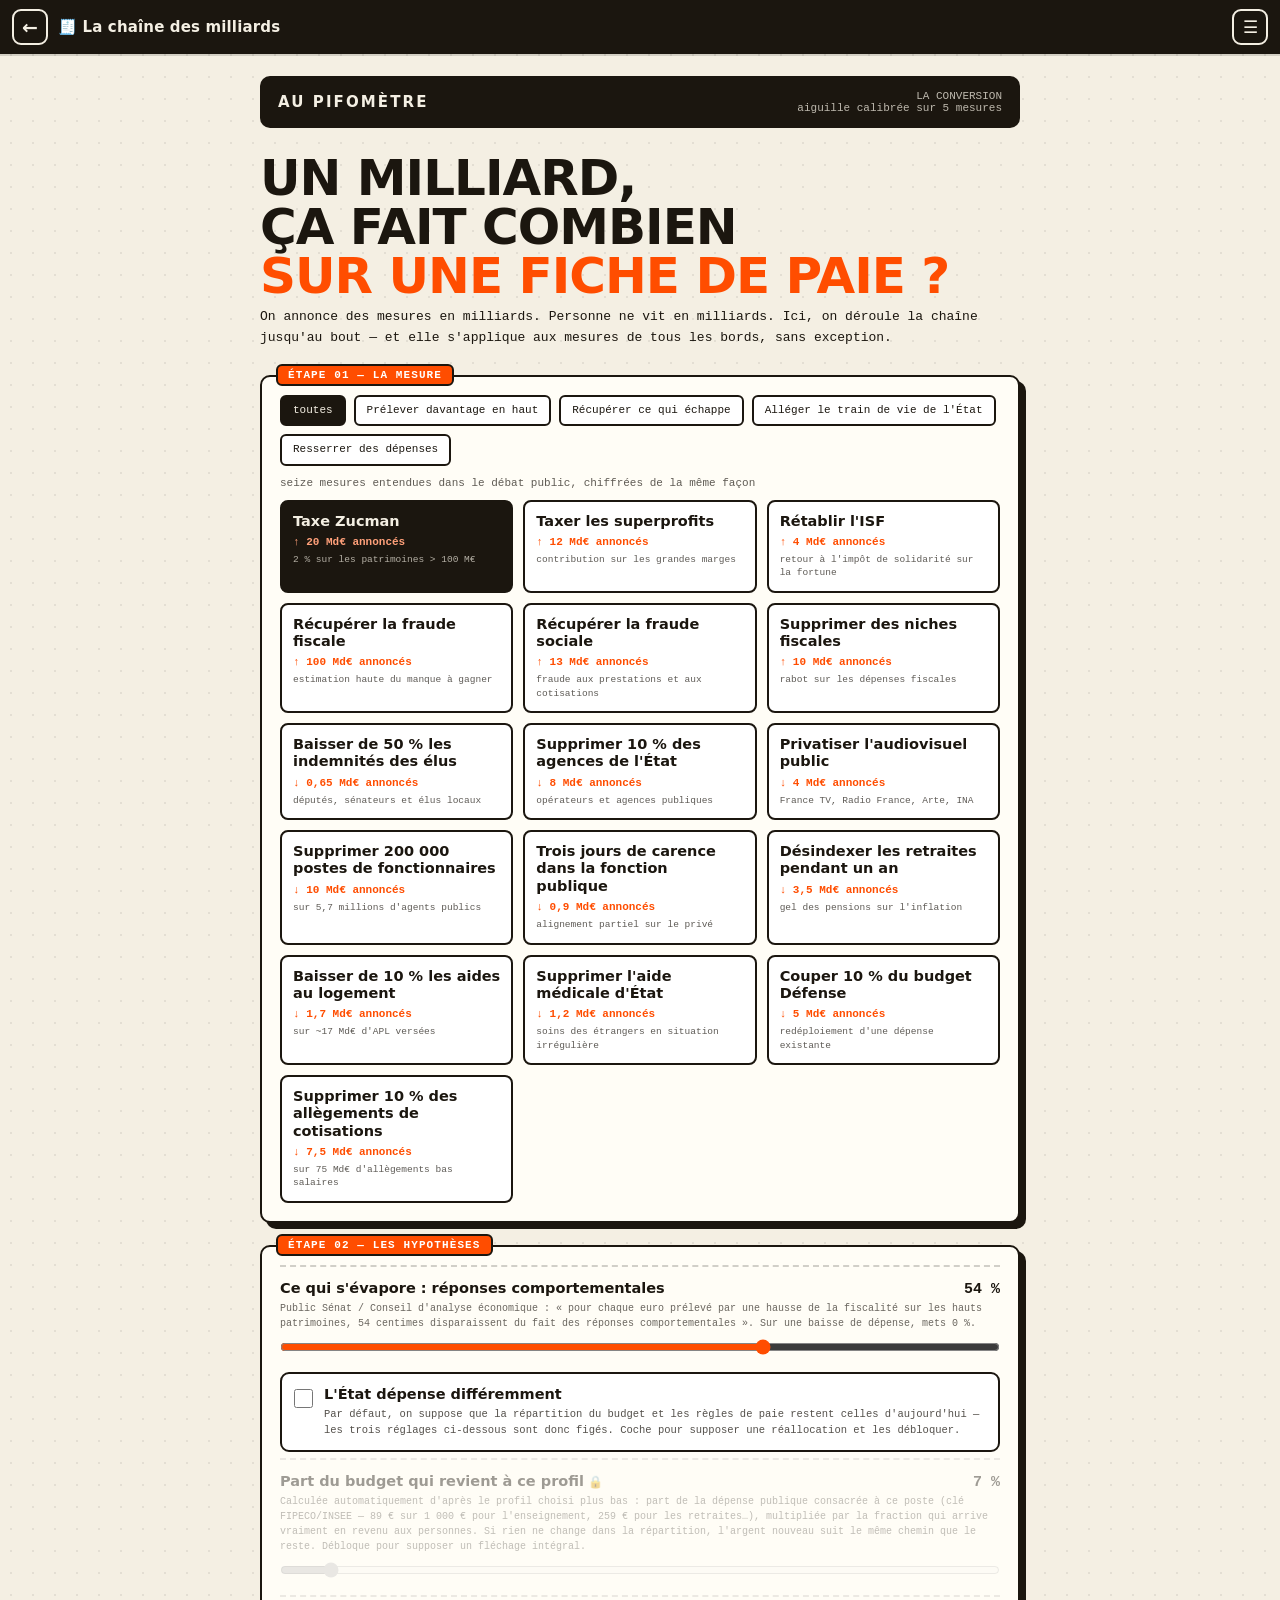
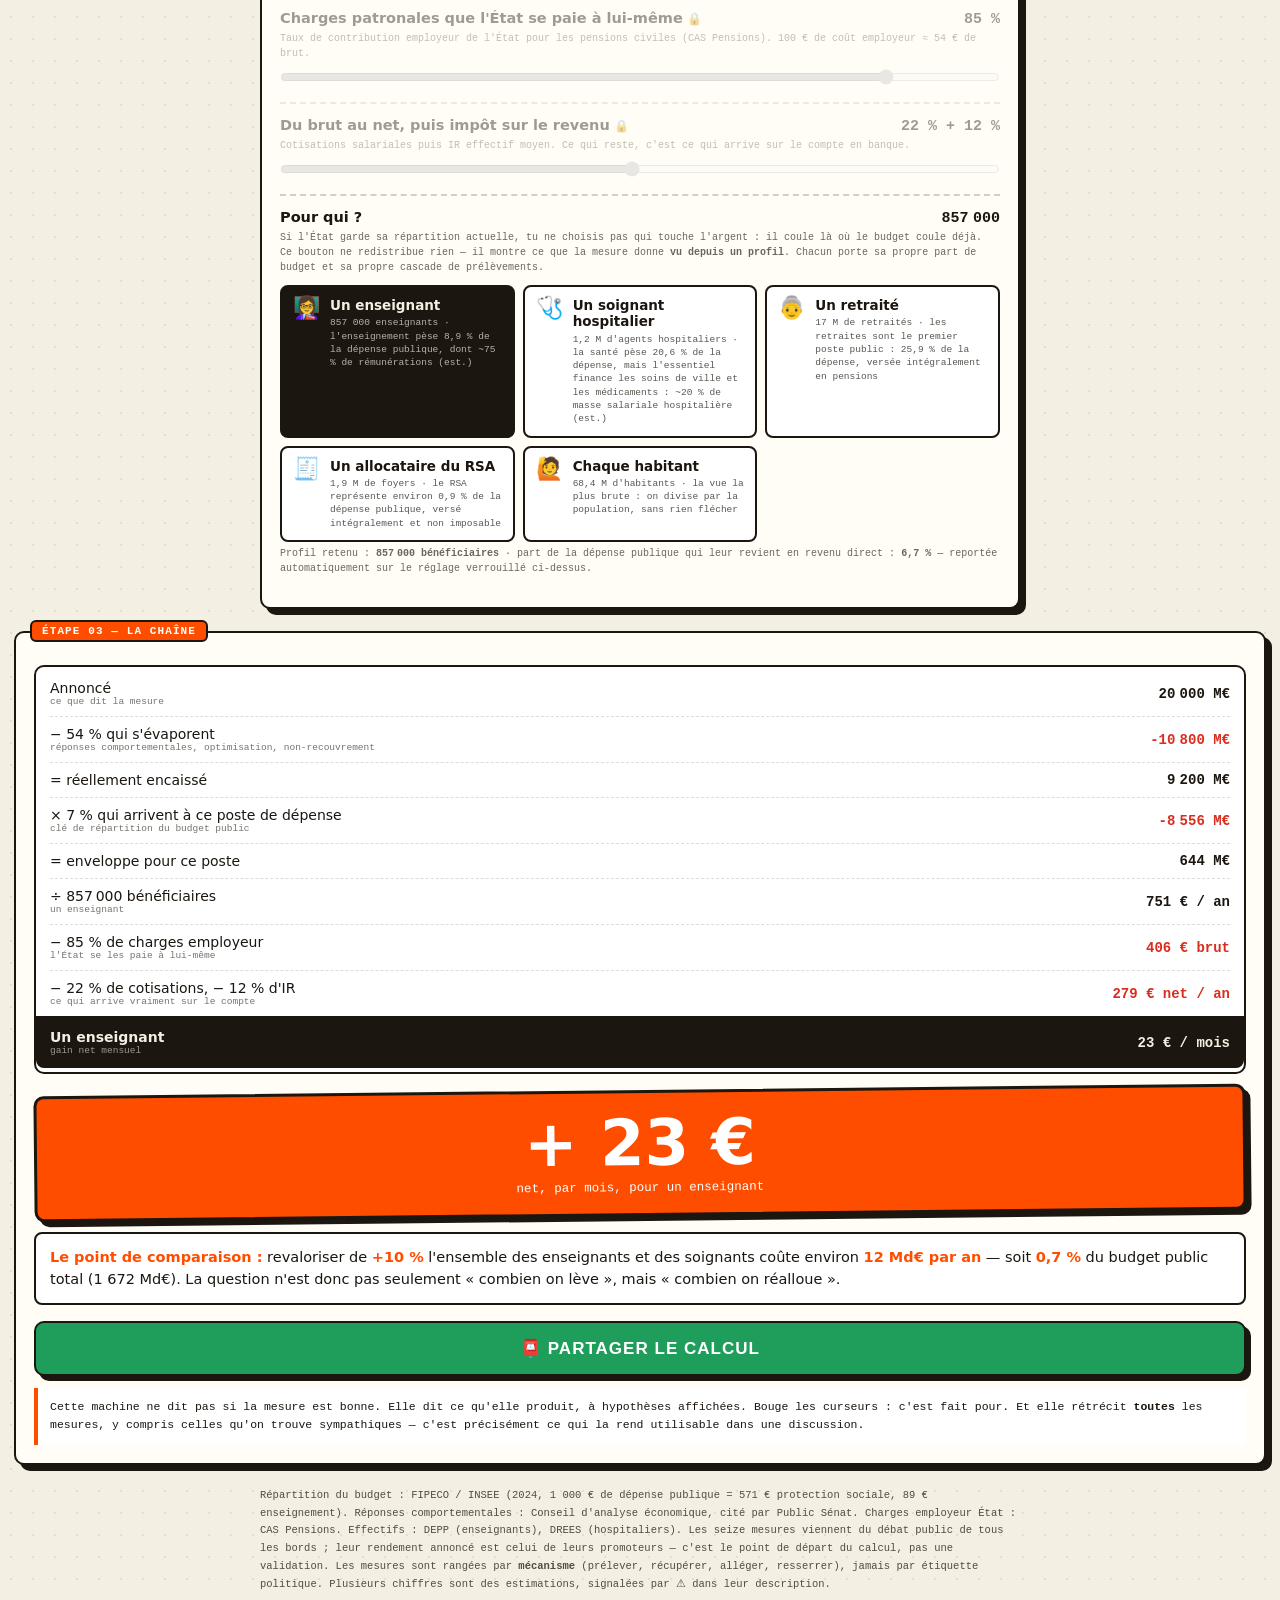
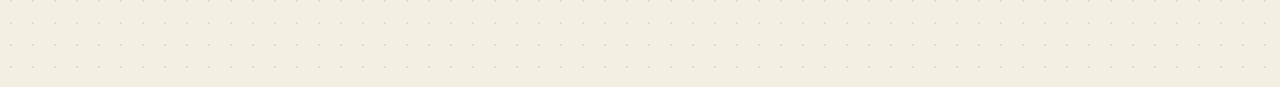
<file: milliards.html>
<!doctype html><html lang="fr"><head><meta charset="utf-8">
<meta name="viewport" content="width=device-width,initial-scale=1">
<title>La chaîne des milliards · Au pifomètre</title>
<link rel="icon" href="favicon.svg?v=1787880161">
<link rel="stylesheet" href="styles.css?v=1787880161">
<style>
.mes{display:grid;grid-template-columns:repeat(auto-fit,minmax(215px,1fr));gap:10px;margin-top:8px}
.m{border:2px solid var(--ink);border-radius:8px;background:#fff;padding:11px;cursor:pointer;transition:transform .08s}
.m:hover{transform:translate(-2px,-2px);box-shadow:3px 3px 0 var(--ink)}
.m.sel{background:var(--ink);color:var(--paper)}
.m b{display:block;font-size:14.5px;line-height:1.2}
.m .md{font-family:var(--mono);font-size:11px;margin-top:5px;color:var(--orange);font-weight:700}
.m.sel .md{color:#FFA07A}
.m small{display:block;font-family:var(--mono);font-size:9.5px;opacity:.7;margin-top:4px;line-height:1.4}
.step{border-top:2px dashed #1b160f33;padding:13px 0}
.step:first-child{border-top:none}
.sh{display:flex;justify-content:space-between;align-items:baseline;gap:10px;flex-wrap:wrap}
.sh b{font-size:14.5px}
.sh .v{font-family:var(--mono);font-weight:700;font-size:15px;white-space:nowrap}
.src{font-family:var(--mono);font-size:10px;opacity:.65;line-height:1.5;margin-top:3px}
input[type=range]{width:100%;margin-top:8px;accent-color:var(--orange)}
.step.locked{opacity:.42}
.step.locked input[type=range]{pointer-events:none;filter:grayscale(1)}
.step.locked .sh b::after{content:' 🔒';font-size:12px}
.lockbox{display:flex;gap:11px;align-items:flex-start;background:#fff;border:2px solid var(--ink);
 border-radius:9px;padding:12px;margin-bottom:6px;cursor:pointer}
.lockbox input{margin-top:3px;width:19px;height:19px;accent-color:var(--orange);flex:0 0 19px}
.lockbox b{font-size:14.5px;display:block}
.lockbox small{display:block;font-family:var(--mono);font-size:10.5px;line-height:1.55;opacity:.75;margin-top:4px}
.cats{display:grid;grid-template-columns:repeat(auto-fit,minmax(215px,1fr));gap:8px;margin:10px 0 4px}
.cat{display:flex;gap:10px;align-items:flex-start;border:2px solid var(--ink);border-radius:8px;
 background:#fff;padding:10px 11px;cursor:pointer;font-size:13px;text-align:left;font-family:inherit;
 color:inherit;transition:transform .08s}
.cat:hover{transform:translate(-2px,-2px);box-shadow:3px 3px 0 var(--ink)}
.cat.on{background:var(--ink);color:var(--paper)}
.cem{font-size:22px;line-height:1}
.cat b{display:block;font-size:13.5px;line-height:1.2}
.cat small{display:block;font-family:var(--mono);font-size:9.5px;opacity:.72;margin-top:3px;line-height:1.4}
.flow{background:#fff;border:2px solid var(--ink);border-radius:10px;padding:4px 14px;margin:14px 0}
.fl{display:flex;justify-content:space-between;align-items:center;gap:8px;padding:9px 0;
 border-top:1px dashed #1b160f26;font-size:14px}
.fl:first-child{border-top:none}
.fl .lb{flex:1}
.fl .lb small{display:block;font-family:var(--mono);font-size:9.5px;opacity:.6}
.fl .vv{font-family:var(--mono);font-weight:700;white-space:nowrap}
.fl.neg .vv{color:var(--red)}
.fl.tot{background:var(--ink);color:var(--paper);margin:0 -14px;padding:12px 14px;border-radius:0 0 8px 8px}
.punch{border:3px solid var(--ink);border-radius:10px;background:var(--orange);color:#fff;
 padding:18px;text-align:center;margin:16px 0;transform:rotate(-.6deg);box-shadow:5px 5px 0 var(--ink)}
.punch .n{font-weight:900;font-size:clamp(38px,10vw,64px);line-height:1}
.punch .l{font-family:var(--mono);font-size:12.5px;margin-top:6px}
.cmp{font-size:14.5px;line-height:1.55;background:#fff;border:2px solid var(--ink);border-radius:8px;padding:12px 14px}
.cmp b{color:var(--orange)}
.tabs{display:flex;gap:8px;flex-wrap:wrap;margin-bottom:6px}
.tab{font-family:var(--mono);font-size:11px;padding:7px 11px;border:2px solid var(--ink);
 background:#fff;border-radius:6px;cursor:pointer;color:inherit;text-align:left;line-height:1.25}
.tab.on{background:var(--ink);color:var(--paper)}
.catdesc{font-family:var(--mono);font-size:11px;opacity:.7;margin:9px 0 2px;line-height:1.5}
</style></head><body><div class="wrap">

<div class="bureau"><b><a href="index.html">AU PIFOMÈTRE</a></b>
<div class="form-no">LA CONVERSION<br>aiguille calibrée sur 5 mesures</div></div>

<h1>Un milliard,<br>ça fait combien<br><span class="o">sur une fiche de paie ?</span></h1>
<div class="sub">On annonce des mesures en milliards. Personne ne vit en milliards. Ici, on déroule la chaîne jusqu'au bout — et elle s'applique aux mesures de tous les bords, sans exception.</div>

<div class="card"><span class="step-tag">ÉTAPE 01 — LA MESURE</span>
<div class="tabs" id="tabs"></div>
<div class="catdesc" id="catdesc"></div>
<div class="mes" id="mes"></div></div>

<div class="card"><span class="step-tag">ÉTAPE 02 — LES HYPOTHÈSES</span>
<div class="step"><div class="sh"><b>Ce qui s'évapore : réponses comportementales</b><span class="v" id="v1">54 %</span></div>
<div class="src">Public Sénat / Conseil d'analyse économique : « pour chaque euro prélevé par une hausse de la fiscalité sur les hauts patrimoines, 54 centimes disparaissent du fait des réponses comportementales ». Sur une baisse de dépense, mets 0 %.</div>
<input type="range" id="s1" min="0" max="80" value="54"></div>

<label class="lockbox"><input type="checkbox" id="unlock">
<span><b>L'État dépense différemment</b><small>Par défaut, on suppose que la répartition du budget et les règles de paie
restent celles d'aujourd'hui — les trois réglages ci-dessous sont donc figés. Coche pour supposer une réallocation
et les débloquer.</small></span></label>

<div class="step locked" id="lk1"><div class="sh"><b>Part du budget qui revient à ce profil</b><span class="v" id="v2">8,9 %</span></div>
<div class="src">Calculée automatiquement d'après le profil choisi plus bas : part de la dépense publique consacrée à ce poste (clé FIPECO/INSEE — 89 € sur 1 000 € pour l'enseignement, 259 € pour les retraites…), multipliée par la fraction qui arrive vraiment en revenu aux personnes. Si rien ne change dans la répartition, l'argent nouveau suit le même chemin que le reste. Débloque pour supposer un fléchage intégral.</div>
<input type="range" id="s2" min="1" max="100" value="9"></div>

<div class="step locked" id="lk2"><div class="sh"><b>Charges patronales que l'État se paie à lui-même</b><span class="v" id="v3">85 %</span></div>
<div class="src">Taux de contribution employeur de l'État pour les pensions civiles (CAS Pensions). 100 € de coût employeur ≈ 54 € de brut.</div>
<input type="range" id="s3" min="0" max="100" value="85"></div>

<div class="step locked" id="lk3"><div class="sh"><b>Du brut au net, puis impôt sur le revenu</b><span class="v" id="v4">22 % + 12 %</span></div>
<div class="src">Cotisations salariales puis IR effectif moyen. Ce qui reste, c'est ce qui arrive sur le compte en banque.</div>
<input type="range" id="s4" min="0" max="45" value="22"></div>

<div class="step"><div class="sh"><b>Pour qui ?</b><span class="v" id="v5">857 000</span></div>
<div class="src">Si l'État garde sa répartition actuelle, tu ne choisis pas qui touche l'argent : il coule
là où le budget coule déjà. Ce bouton ne redistribue rien — il montre ce que la mesure donne <b>vu depuis
un profil</b>. Chacun porte sa propre part de budget et sa propre cascade de prélèvements.</div>
<div class="cats" id="cats"></div>
<div class="src" id="catcalc"></div></div>
</div>
</div>

<div class="card"><span class="step-tag">ÉTAPE 03 — LA CHAÎNE</span>
<div class="flow" id="flow"></div>
<div class="punch"><div class="n" id="punch">—</div><div class="l" id="punchl">net, par mois, par personne</div></div>
<div class="cmp" id="cmp"></div>
<button class="go" id="share">📮 Partager le calcul</button>
<div class="note">Cette machine ne dit pas si la mesure est bonne. Elle dit ce qu'elle produit, à hypothèses affichées. Bouge les curseurs : c'est fait pour. Et elle rétrécit <b>toutes</b> les mesures, y compris celles qu'on trouve sympathiques — c'est précisément ce qui la rend utilisable dans une discussion.</div>
</div>

</div>
<footer>Répartition du budget : FIPECO / INSEE (2024, 1 000 € de dépense publique = 571 € protection sociale,
89 € enseignement). Réponses comportementales : Conseil d'analyse économique, cité par Public Sénat.
Charges employeur État : CAS Pensions. Effectifs : DEPP (enseignants), DREES (hospitaliers).
Les seize mesures viennent du débat public de tous les bords ; leur rendement annoncé est celui de leurs
promoteurs — c'est le point de départ du calcul, pas une validation. Les mesures sont rangées par
<b>mécanisme</b> (prélever, récupérer, alléger, resserrer), jamais par étiquette politique. Plusieurs chiffres
sont des estimations, signalées par ⚠ dans leur description.
</footer>

<script src="rf-data.js?v=1787880161"></script>
<script>
const $=id=>document.getElementById(id);
const eur=n=>n.toLocaleString('fr-FR',{maximumFractionDigits:0});
const md=n=>n.toLocaleString('fr-FR',{maximumFractionDigits:n<1?2:1});
const CATS=[
 {id:'haut', n:'Prélever davantage en haut', d:'nouveaux impôts sur les patrimoines et les grandes marges'},
 {id:'recup',n:'Récupérer ce qui échappe',   d:'fraude et avantages fiscaux existants'},
 {id:'train',n:"Alléger le train de vie de l'État", d:'coût de fonctionnement des institutions et de l\'administration'},
 {id:'perim',n:'Resserrer des dépenses',     d:'périmètre ou montant de prestations et de budgets existants'},
];
const MES=[
 // — prélever davantage en haut —
 {id:'zucman',c:'haut',t:'rec',n:'Taxe Zucman',md:20,d:'2 % sur les patrimoines > 100 M€',
  s:"Rendement annoncé par ses promoteurs : 20 Md€. Les estimations basses tournent autour de 5 Md€.",el:54},
 {id:'superprofits',c:'haut',t:'rec',n:'Taxer les superprofits',md:12,d:'contribution sur les grandes marges',
  s:"Les chiffrages publics vont de 10 à 20 Md€ selon le périmètre retenu et l'année de référence. On part du milieu.",el:45},
 {id:'isf',c:'haut',t:'rec',n:"Rétablir l'ISF",md:4,d:"retour à l'impôt de solidarité sur la fortune",
  s:"L'ISF a rapporté environ 4 Md€ lors de sa dernière année pleine (2017), avant son remplacement par l'IFI.",el:50},

 // — récupérer ce qui échappe —
 {id:'fraude',c:'recup',t:'rec',n:'Récupérer la fraude fiscale',md:100,d:'estimation haute du manque à gagner',
  s:"100 Md€ = écart théorique estimé (Solidaires Finances Publiques). Le recouvrement réel constaté est de 11 à 16 Md€/an — mets le curseur d'évaporation à ~85 % pour retrouver ce chiffre.",el:85},
 {id:'fraudesoc',c:'recup',t:'rec',n:'Récupérer la fraude sociale',md:13,d:'fraude aux prestations et aux cotisations',
  s:"⚠ 13 Md€ est une estimation haute du montant fraudé, pas un montant recouvrable : les sommes effectivement récupérées se comptent en centaines de millions à ~2 Md€. Même logique que pour la fraude fiscale.",el:85},
 {id:'niches',c:'recup',t:'rec',n:'Supprimer des niches fiscales',md:10,d:'rabot sur les dépenses fiscales',
  s:"Ordre de grandeur d'un rabot ambitieux sur les 88 Md€ de dépenses fiscales recensées par le Sénat.",el:30},

 // — alléger le train de vie de l'État —
 {id:'elus',c:'train',t:'dep',n:'Baisser de 50 % les indemnités des élus',md:0.65,d:'députés, sénateurs et élus locaux',
  s:"⚠ Estimation : l'ensemble des indemnités d'élus en France représente de l'ordre de 1,3 Md€ par an — la grande majorité des ~500 000 élus locaux sont bénévoles ou très faiblement indemnisés. En diviser la moitié donne ~0,65 Md€.",el:0},
 {id:'agences',c:'train',t:'dep',n:"Supprimer 10 % des agences de l'État",md:8,d:'opérateurs et agences publiques',
  s:"Les opérateurs et agences de l'État mobilisent de l'ordre de 80 Md€ de crédits. En supprimer un dixième donne ~8 Md€ — sans compter le transfert éventuel de leurs missions à d'autres administrations.",el:20},
 {id:'audiovisuel',c:'train',t:'dep',n:"Privatiser l'audiovisuel public",md:4,d:'France TV, Radio France, Arte, INA',
  s:"Budget consolidé de l'audiovisuel public : environ 4 Md€ par an. Le chiffre est le coût annuel supprimé, pas le produit d'une vente.",el:0},
 {id:'postes',c:'train',t:'dep',n:'Supprimer 200 000 postes de fonctionnaires',md:10,d:"sur 5,7 millions d'agents publics",
  s:"À un coût employeur moyen d'environ 50 000 € par agent, 200 000 postes représentent ~10 Md€. Le chiffre suppose des départs non remplacés étalés dans le temps.",el:15},
 {id:'carence',c:'train',t:'dep',n:'Trois jours de carence dans la fonction publique',md:0.9,d:'alignement partiel sur le privé',
  s:"⚠ Estimation : les chiffrages publics situent le premier jour de carence autour de 0,3 Md€ ; trois jours donneraient de l'ordre de 0,9 Md€, sans tenir compte des reports d'arrêts plus longs.",el:25},

 // — resserrer des dépenses —
 {id:'retraitesdes',c:'perim',t:'dep',n:'Désindexer les retraites pendant un an',md:3.5,d:'gel des pensions sur l\'inflation',
  s:"Chiffrage couramment avancé pour une année de gel : ~3,5 Md€ d'économies. C'est une économie qui se prend directement sur le pouvoir d'achat des retraités.",el:0},
 {id:'apl',c:'perim',t:'dep',n:'Baisser de 10 % les aides au logement',md:1.7,d:'sur ~17 Md€ d\'APL versées',
  s:"Les aides personnelles au logement représentent environ 17 Md€. Les effets sur les loyers et les impayés ne sont pas dans cette machine.",el:0},
 {id:'ame',c:'perim',t:'dep',n:"Supprimer l'aide médicale d'État",md:1.2,d:'soins des étrangers en situation irrégulière',
  s:"Budget de l'AME : environ 1,2 Md€ par an. Cette machine ne calcule que le trajet de l'argent — les reports vers l'hôpital d'urgence n'y sont pas.",el:0},
 {id:'defense',c:'perim',t:'dep',n:'Couper 10 % du budget Défense',md:5,d:"redéploiement d'une dépense existante",
  s:"Une baisse de dépense n'a pas de réponse comportementale des contribuables : curseur d'évaporation à 0 %.",el:0},
 {id:'cotis',c:'perim',t:'dep',n:'Supprimer 10 % des allègements de cotisations',md:7.5,d:"sur 75 Md€ d'allègements bas salaires",
  s:"Attention : ces allègements portent sur les bas salaires. L'effet emploi n'est pas dans cette machine — elle ne calcule que le trajet de l'argent.",el:20},
];
let cur=MES[0];
/* Un profil, pas une addition. Si l'État ne change pas sa répartition, on ne choisit
   pas qui touche l'argent : on regarde ce que ça donne pour tel ou tel bénéficiaire.
   Part du budget : FIPECO/INSEE par fonction. Part qui arrive en revenu : ESTIMATION
   assumée — aucun budget ne part à 100 % en versements aux personnes. */
const PROFILS=[
 {id:'ens', em:'👩‍🏫', low:'un enseignant', n:'Un enseignant', eff:857000, bud:8.9, sal:0.75, type:'salaire',
  s:"857 000 enseignants · l'enseignement pèse 8,9 % de la dépense publique, dont ~75 % de rémunérations (est.)"},
 {id:'soi', em:'🩺', low:'un soignant hospitalier', n:'Un soignant hospitalier', eff:1200000, bud:20.6, sal:0.20, type:'salaire',
  s:"1,2 M d'agents hospitaliers · la santé pèse 20,6 % de la dépense, mais l'essentiel finance les soins de ville et les médicaments : ~20 % de masse salariale hospitalière (est.)"},
 {id:'ret', em:'👵', low:'un retraité', n:'Un retraité', eff:17000000, bud:25.9, sal:1.00, type:'pension',
  s:"17 M de retraités · les retraites sont le premier poste public : 25,9 % de la dépense, versée intégralement en pensions"},
 {id:'rsa', em:'🧾', low:'un allocataire du RSA', n:'Un allocataire du RSA', eff:1900000, bud:0.9, sal:1.00, type:'presta',
  s:"1,9 M de foyers · le RSA représente environ 0,9 % de la dépense publique, versé intégralement et non imposable"},
 {id:'tou', em:'🙋', low:'chaque habitant', n:'Chaque habitant', eff:68400000, bud:100, sal:1.00, type:'tete',
  s:"68,4 M d'habitants · la vue la plus brute : on divise par la population, sans rien flécher"},
];
let profil=PROFILS[0];
function renderCats(){
 $('cats').innerHTML='';
 PROFILS.forEach(p=>{
  const d=document.createElement('button');d.className='cat'+(p.id===profil.id?' on':'');
  d.type='button';
  d.innerHTML=`<span class="cem">${p.em}</span><span><b>${p.n}</b><small>${p.s}</small></span>`;
  d.onclick=()=>{profil=p;renderCats();syncCats();calc()};
  $('cats').appendChild(d);});
}
function syncCats(){
 if(!$('unlock').checked) $('s2').value=Math.max(1,Math.round(profil.bud*profil.sal));
}
let filtre='all';
function renderTabs(){
 $('tabs').innerHTML=`<button class="tab${filtre==='all'?' on':''}" data-f="all">toutes</button>`+
  CATS.map(c=>`<button class="tab${filtre===c.id?' on':''}" data-f="${c.id}">${c.n}</button>`).join('');
 $('tabs').querySelectorAll('.tab').forEach(t=>t.onclick=()=>{filtre=t.dataset.f;renderTabs();renderMes(filtre)});
 const c=CATS.find(x=>x.id===filtre);
 $('catdesc').textContent = c ? c.d : 'seize mesures entendues dans le débat public, chiffrées de la même façon';
}
function renderMes(f){
 $('mes').innerHTML='';
 MES.filter(m=>f==='all'||m.c===f).forEach(m=>{
  const d=document.createElement('div');d.className='m'+(m.id===cur.id?' sel':'');
  d.innerHTML=`<b>${m.n}</b><span class="md">${m.t==='rec'?'↑':'↓'} ${md(m.md)} Md€ annoncés</span><small>${m.d}</small>`;
  d.onclick=()=>{cur=m;$('s1').value=m.el;renderMes(f);calc()};
  $('mes').appendChild(d);});
}


function calc(){
 const ev=+$('s1').value, part=+$('s2').value, pat=+$('s3').value, cot=+$('s4').value;
 const nb=profil.eff, ir=12;
 $('v1').textContent=ev+' %'; $('v2').textContent=part.toLocaleString('fr-FR')+' %';
 $('v3').textContent=pat+' %'; $('v4').textContent=cot+' % + '+ir+' %';
 $('v5').textContent=eur(nb);
 const a0=cur.md*1e9, a1=a0*(1-ev/100), a2=a1*part/100;
 const parTete=a2/nb;
 let rows=[
  ['Annoncé','ce que dit la mesure',a0,''],
  [`− ${ev} % qui s'évaporent`,'réponses comportementales, optimisation, non-recouvrement',-(a0-a1),'neg'],
  ['= réellement encaissé','',a1,''],
  [`× ${part} % qui arrivent à ce poste de dépense`,'clé de répartition du budget public',-(a1-a2),'neg'],
  ['= enveloppe pour ce poste','',a2,''],
 ];
 let html=rows.map(r=>`<div class="fl ${r[3]}"><span class="lb">${r[0]}<small>${r[1]}</small></span>
  <span class="vv">${eur(r[2]/1e6)} M€</span></div>`).join('');
 html+=`<div class="fl"><span class="lb">÷ ${eur(nb)} ${profil.id==='tou'?'habitants':'bénéficiaires'}<small>${profil.low}</small></span>
   <span class="vv">${eur(parTete)} € / an</span></div>`;

 let net=parTete, label='€ / an';
 if(profil.type==='salaire'){
  const brut=parTete/(1+pat/100);
  html+=`<div class="fl neg"><span class="lb">− ${pat} % de charges employeur<small>l'État se les paie à lui-même</small></span>
   <span class="vv">${eur(brut)} € brut</span></div>`;
  net=brut*(1-cot/100)*(1-ir/100);
  html+=`<div class="fl neg"><span class="lb">− ${cot} % de cotisations, − ${ir} % d'IR<small>ce qui arrive vraiment sur le compte</small></span>
   <span class="vv">${eur(net)} € net / an</span></div>`;
 } else if(profil.type==='pension'){
  net=parTete*(1-0.091)*(1-0.06);
  html+=`<div class="fl neg"><span class="lb">− 9,1 % de CSG-CRDS, − 6 % d'IR<small>pas de charges employeur sur une pension</small></span>
   <span class="vv">${eur(net)} € net / an</span></div>`;
 } else if(profil.type==='presta'){
  html+=`<div class="fl"><span class="lb">aucun prélèvement<small>le RSA est versé net et n'est pas imposable</small></span>
   <span class="vv">${eur(net)} € net / an</span></div>`;
 } else {
  html+=`<div class="fl"><span class="lb">aucun prélèvement<small>vue brute, avant tout circuit de redistribution</small></span>
   <span class="vv">${eur(net)} € / an</span></div>`;
 }
 const mois=net/12;
 html+=`<div class="fl tot"><span class="lb"><b>${profil.n}</b><small>gain net mensuel</small></span>
   <span class="vv">${mois.toLocaleString('fr-FR',{maximumFractionDigits:mois<10?2:0})} € / mois</span></div>`;
 $('flow').innerHTML=html;
 $('punch').textContent = mois<0.01 ? 'moins d\'un centime'
   : '+ '+mois.toLocaleString('fr-FR',{maximumFractionDigits:mois<10?2:0})+' €';
 $('punchl').textContent = profil.id==='tou' ? 'par mois, par habitant' : 'net, par mois, pour '+profil.low;
 $('catcalc').innerHTML=`Profil retenu : <b>${eur(profil.eff)} ${profil.id==='tou'?'habitants':'bénéficiaires'}</b> ·
  part de la dépense publique qui leur revient en revenu direct :
  <b>${(profil.bud*profil.sal).toLocaleString('fr-FR',{maximumFractionDigits:1})} %</b>
  ${$('unlock').checked?' <i>(remplacée par ton curseur)</i>':' — reportée automatiquement sur le réglage verrouillé ci-dessus.'}`;
 const besoin = profil.type==='salaire' ? a2/ (profil.bud*profil.sal/100) : null;
 $('cmp').innerHTML = profil.id==='tou'
  ? `<b>Le point de comparaison :</b> la dépense publique française atteint <b>1 672 Md€ par an</b>, soit environ
     <b>${eur(1672e9/68.4e6)} €</b> par habitant. Cette mesure en représente
     <b>${(cur.md*1e9/1672e9*100).toLocaleString('fr-FR',{maximumFractionDigits:2})} %</b>.`
  : `<b>Le point de comparaison :</b> revaloriser de <b>+10 %</b> l'ensemble des enseignants et des soignants
     coûte environ <b>12 Md€ par an</b> — soit <b>0,7 %</b> du budget public total (1 672 Md€).
     La question n'est donc pas seulement « combien on lève », mais « combien on réalloue ».`;
 window._m={mois,a0,a1,a2,ev,part,nb,profil:profil.low};
}
['s1','s2','s3','s4'].forEach(id=>$(id).oninput=calc);
$('unlock').onchange=e=>{
 const on=e.target.checked;
 ['s2','s3','s4'].forEach(id=>$(id).disabled=!on);
 ['lk1','lk2','lk3'].forEach(id=>$(id).classList.toggle('locked',!on));
 if(!on){$('s3').value=85;$('s4').value=22;syncCats();}
 calc();};
['s2','s3','s4'].forEach(id=>$(id).disabled=true);
$('share').onclick=async()=>{
 const m=window._m;
 const res=await RF.shareCard((ctx,W,H)=>{
  RF.cardBase(ctx,W,H,'LA CHAÎNE DES MILLIARDS');
  ctx.fillStyle='#1B160F';ctx.font='900 46px system-ui';
  ctx.fillText(cur.n.toUpperCase(),70,250);
  ctx.font='34px system-ui';ctx.fillText(`${md(cur.md)} milliards annoncés`,70,305);
  const steps=[[`− ${m.ev} % qui s'évaporent`,`${md(m.a1/1e9)} Md€ encaissés`],
   [`× ${m.part} % vers les salaires visés`,`${eur(m.a2/1e6)} M€`],
   [`÷ ${eur(m.nb)} bénéficiaires, net de prélèvements`,`—`]];
  let y=400;
  steps.forEach(s=>{ctx.font='700 30px system-ui';ctx.fillStyle='#1B160F';ctx.fillText(s[0],70,y);
   ctx.font='30px ui-monospace, monospace';ctx.fillStyle='#D92D20';
   ctx.textAlign='right';ctx.fillText(s[1],1010,y);ctx.textAlign='left';y+=62;});
  ctx.fillStyle='#FF4D00';ctx.fillRect(70,y+30,940,240);
  ctx.fillStyle='#fff';ctx.font='900 110px system-ui';ctx.textAlign='center';
  ctx.fillText('+ '+m.mois.toLocaleString('fr-FR',{maximumFractionDigits:m.mois<10?2:0})+' € / mois',540,y+160);
  ctx.font='28px ui-monospace, monospace';ctx.fillText('pour '+m.profil+', par mois',540,y+215);
  ctx.textAlign='left';ctx.font='900 30px system-ui';ctx.fillStyle='#1B160F';
  ctx.fillText('Bouge les curseurs toi-même →',70,H-115);
 },'chaine-rf.png',`« ${cur.n} » : ${md(cur.md)} Md€ annoncés → ${m.mois.toLocaleString('fr-FR',{maximumFractionDigits:m.mois<10?2:0})} € net/mois pour ${m.profil}. Refais le calcul avec tes hypothèses : ${location.origin+location.pathname}`);
 $('share').textContent=res==='shared'?'📮 Partagé !':'📮 Image téléchargée (PNG)';
};
renderTabs();renderMes('all');renderCats();syncCats();calc();
</script><script>RF.mountNav("milliards.html")</script>
</body></html>
</file>
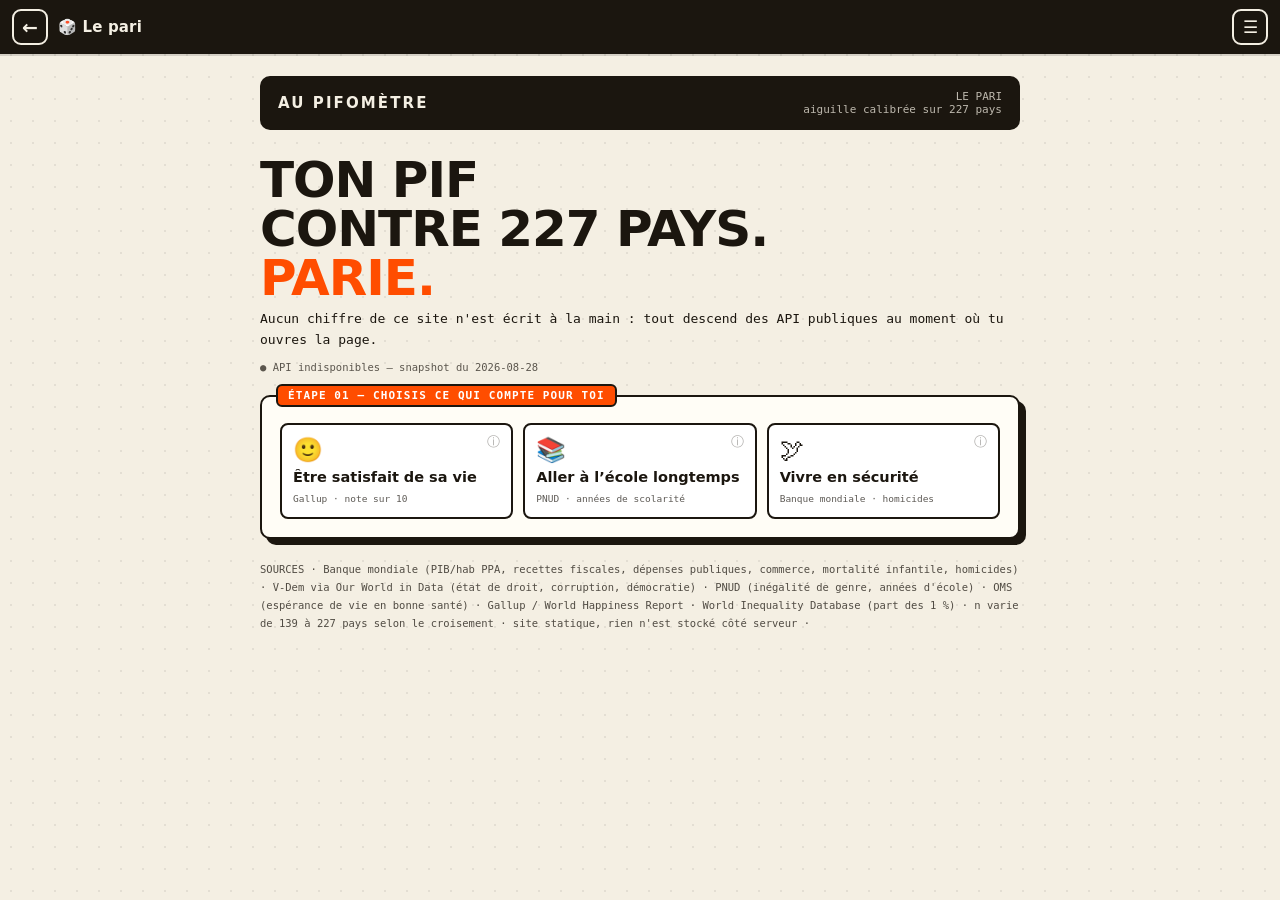
<file: pari.html>
<!doctype html><html lang="fr"><head><meta charset="utf-8">
<meta name="viewport" content="width=device-width,initial-scale=1">
<title>Le pari · Au pifomètre</title>
<link rel="icon" href="favicon.svg?v=1787880161">
<link rel="stylesheet" href="styles.css?v=1787880161">
<style>
.kpis{display:grid;grid-template-columns:repeat(auto-fit,minmax(170px,1fr));gap:10px;margin-top:8px}
.kpi{border:2px solid var(--ink);border-radius:8px;padding:11px;cursor:pointer;background:#fff;
 transition:transform .08s;position:relative}
.info{position:absolute;top:6px;right:7px;width:21px;height:21px;border-radius:50%;
 display:flex;align-items:center;justify-content:center;font-size:13px;line-height:1;
 text-decoration:none;color:var(--ink);opacity:.35;transition:opacity .12s,background .12s;z-index:2}
.info:hover{opacity:1;background:#1b160f14}
.kpi.sel .info{color:var(--paper)}
.kpi.sel .info:hover{background:#f4efe32e}
.info.dark{color:var(--paper);opacity:.5}
.info.dark:hover{opacity:1;background:#f4efe32e}
.kpi:hover{transform:translate(-2px,-2px);box-shadow:3px 3px 0 var(--ink)}
.kpi.sel{background:var(--ink);color:var(--paper)}
.kpi .em{font-size:24px}.kpi b{display:block;font-size:14.5px;margin:5px 0 2px;line-height:1.15}
.kpi small{font-family:var(--mono);font-size:9.5px;opacity:.7}
/* la carte tirée au sort */
.draw{border:3px solid var(--ink);border-radius:10px;background:var(--ink);color:var(--paper);
 padding:16px 18px;margin-bottom:14px;position:relative;overflow:hidden}
.draw .tag{font-family:var(--mono);font-size:10px;letter-spacing:.18em;opacity:.7}
.draw .nm{font-weight:900;font-size:23px;text-transform:uppercase;line-height:1.1;margin:6px 0 4px}
.draw .nm .em{font-size:26px}
.draw .src{font-family:var(--mono);font-size:11px;opacity:.85}
.draw .src a{color:#FFB38A}
.draw.rolling .nm{opacity:.55}
.redraw{background:none;border:2px solid var(--paper);color:var(--paper);border-radius:7px;
 font-family:var(--mono);font-size:11px;padding:6px 11px;cursor:pointer;margin-top:10px}
.redraw:hover{background:var(--paper);color:var(--ink)}
.q{font-weight:900;font-size:19px;text-transform:none;margin:6px 0 4px;line-height:1.25}
.qsub{font-family:var(--mono);font-size:12px;line-height:1.65;margin-bottom:14px;
 background:#fff;border-left:4px solid var(--ink);padding:9px 12px}
.bets{display:grid;grid-template-columns:1fr 1fr;gap:10px}
@media (max-width:520px){.bets{grid-template-columns:1fr}}
.bet{border:2px dashed var(--ink);border-radius:8px;padding:12px;cursor:pointer;background:#fff;text-align:left}
.bet:hover{border-style:solid}
.bet.sel{background:var(--orange);color:#fff;border-style:solid}
.bet b{display:block;font-size:16px;text-transform:uppercase;margin-bottom:3px}
.bet span{font-family:var(--mono);font-size:11px;line-height:1.5;display:block;opacity:.85}
#verdict{display:none}
.chartwrap{position:relative}
svg{width:100%;height:auto;display:block}
.dot{opacity:0;transition:opacity .4s}
.dot.in{opacity:.8}
.hit{cursor:pointer}
#tip{position:absolute;pointer-events:none;background:var(--ink);color:var(--paper);
 border-radius:8px;padding:8px 11px;font-size:13px;line-height:1.45;opacity:0;
 transition:opacity .12s;z-index:9;white-space:nowrap;box-shadow:3px 3px 0 #00000033}
#tip.on{opacity:1}
#tip b{font-size:14px}
#tip i{font-style:normal;font-family:var(--mono);font-size:11px;opacity:.8;display:block;margin-top:3px}
.rline{display:flex;align-items:baseline;gap:14px;margin:10px 0;flex-wrap:wrap;padding-right:140px}
.rbig{font-weight:900;font-size:52px;line-height:1}
.gauge{margin:26px 0 16px}
.gbar{position:relative;border:2px solid var(--ink);border-radius:8px}
.gsegs{display:flex;height:34px;border-radius:6px;overflow:hidden}
.gseg{flex:1;display:flex;align-items:center;justify-content:center;font-family:var(--mono);
 font-size:10.5px;font-weight:700;border-right:2px solid var(--ink);text-align:center;line-height:1.1}
.gseg:last-child{border-right:none}
.gseg.g0{background:#EFE9DC}.gseg.g1{background:#F7D9C4}.gseg.g2{background:#FFB38A}
.gmark{position:absolute;top:-9px;bottom:-9px;width:4px;background:var(--ink);border-radius:2px}
.gmark::after{content:attr(data-l);position:absolute;top:-20px;left:50%;transform:translateX(-50%);
 font-family:var(--mono);font-size:10px;font-weight:700;white-space:nowrap;background:var(--ink);
 color:var(--paper);padding:2px 6px;border-radius:4px}
.gleg{display:flex;justify-content:space-between;font-family:var(--mono);font-size:10px;opacity:.65;margin-top:9px}
.badbet{background:#fff;border:2px solid var(--red);color:var(--red);border-radius:8px;padding:10px 12px;
 font-size:14.5px;margin-bottom:12px}
.badbet b{font-weight:900}
.rlab{font-family:var(--mono);font-size:12px}
.plain{font-size:16px;line-height:1.5;background:#fff;border:2px solid var(--ink);border-radius:8px;
 padding:12px 14px;margin:4px 0 14px}
.plain b{color:var(--orange)}
.score{font-family:var(--mono);font-size:12px;background:#fff;border:2px solid var(--ink);
 border-radius:8px;padding:6px 10px;display:inline-block;margin-bottom:10px}
.hint{font-family:var(--mono);font-size:10.5px;opacity:.7;text-align:center;margin-top:6px}
</style></head><body><div class="wrap">

<div id="rf-load"><div class="box"><b>Calibrage de l'aiguille…</b><ul id="loadlist"></ul></div></div>

<div class="bureau"><b><a href="index.html">AU PIFOMÈTRE</a></b>
<div class="form-no">LE PARI<br>aiguille calibrée sur 227 pays</div></div>

<h1>Ton pif<br>contre 227 pays.<br><span class="o">Parie.</span></h1>
<div class="sub">Aucun chiffre de ce site n'est écrit à la main : tout descend des API publiques au moment où tu ouvres la page.</div>
<div class="provenance" id="prov"></div>

<div class="card"><span class="step-tag">ÉTAPE 01 — CHOISIS CE QUI COMPTE POUR TOI</span>
<div class="kpis" id="kpis"></div></div>

<div class="card" id="step2" style="display:none"><span class="step-tag">ÉTAPE 02 — TON PRONOSTIC</span>
<div class="draw" id="draw"><span id="drawinfo"></span>
  <div class="tag">◈ CARTE TIRÉE AU SORT — CE QU'ON MET EN FACE</div>
  <div class="nm" id="drawname">—</div>
  <div class="src" id="drawsrc">—</div>
  <button class="redraw" id="redraw">↻ tirer une autre carte</button>
</div>
<div class="q" id="q">—</div>
<div class="qsub" id="qsub">—</div>
<div class="bets" id="bets"></div>
<button class="go" id="go" disabled>Valider mon pronostic</button></div>

<div class="card" id="verdict"><span class="step-tag">ÉTAPE 03 — VERDICT</span>
<div class="stamp" id="stamp"></div>
<div class="score">bonnes réponses : <b id="score">0 / 0</b></div>
<div class="plain" id="plain"></div>
<div class="rline"><span class="rbig" id="rv"></span><span class="rlab" id="rl"></span></div>
<div id="gauge"></div>
<div class="chartwrap"><div id="chart"></div><div id="tip"></div></div>
<div class="hint">passe la souris (ou le doigt) sur un point pour voir le pays</div>
<button class="dlbtn" id="dl">⬇ télécharger les données de ce graphique (CSV)</button>
<button class="go" id="share">📮 Partager mon résultat</button>
<button class="go alt" id="replay">↺ Rejouer — nouveau critère, nouvelle carte</button>
</div>

</div>
<footer>SOURCES · Banque mondiale (PIB/hab PPA, recettes fiscales, dépenses publiques, commerce,
mortalité infantile, homicides) · V-Dem via Our World in Data (état de droit, corruption, démocratie) ·
PNUD (inégalité de genre, années d'école) · OMS (espérance de vie en bonne santé) ·
Gallup / World Happiness Report · World Inequality Database (part des 1 %) ·
n varie de 139 à 227 pays selon le croisement · site statique, rien n'est stocké côté serveur ·
</footer>
<script src="snapshot.js?v=1787880161"></script><script src="rf-data.js?v=1787880161"></script>
<script>
let DATA=null, kpi=null, bet=null, axis=null, lastR=null, lastWin=null, lastN=0, lastPts=[];
const $=id=>document.getElementById(id);
const getN=k=>+(localStorage.getItem(k)||0);
const bump=(k,n)=>localStorage.setItem(k,getN(k)+n);
const fx=(v,n)=>v.toLocaleString('fr-FR',{minimumFractionDigits:n,maximumFractionDigits:n});

/* CE QUI COMPTE (axe vertical) — toujours orienté « plus haut = mieux » */
/* pastille de source : discrète, en haut à droite de la tuile */
const infoDot=(k,src,dark)=>{
 const u=(RF.SRC[k]||{}).u; if(!u)return '';
 return `<a class="info${dark?' dark':''}" href="${u}" target="_blank" rel="noopener"
  title="Source : ${src.replace(/"/g,'')} — ouvrir les données" onclick="event.stopPropagation()">ⓘ</a>`;
};

const KPIS=[
 {id:'hale',sk:'hale',em:'🫀',name:'Vivre vieux en bonne santé',short:'l’espérance de vie en bonne santé',
  src:'OMS · années',k:'hale',get:v=>v.hale,tip:v=>fx(v.hale,1)+' ans en bonne santé'},
 {id:'happy',sk:'happy',em:'🙂',name:'Être satisfait de sa vie',short:'la satisfaction de vie',
  src:'Gallup · note sur 10',k:'happy',get:v=>v.happy,tip:v=>fx(v.happy,2)+' / 10 de satisfaction'},
 {id:'infant',sk:'infant',em:'👶',name:'Survie des nourrissons',short:'la survie des nourrissons',
  src:'Banque mondiale · mortalité infantile',k:'infant',get:v=>-v.infant,tip:v=>fx(v.infant,1)+' ‰ de mortalité infantile'},
 {id:'homicide',sk:'homicide',em:'🕊',name:'Vivre en sécurité',short:'la sécurité',
  src:'Banque mondiale · homicides',k:'homicide',get:v=>-v.homicide,tip:v=>fx(v.homicide,1)+' homicides / 100 000 hab.'},
 {id:'gii',sk:'gii',em:'♀',name:'Égalité femmes-hommes',short:'l’égalité femmes-hommes',
  src:'ONU · indice d’inégalité de genre',k:'gii',get:v=>(1-v.gii)*100,tip:v=>fx((1-v.gii)*100,1)+' / 100 d’égalité'},
 {id:'libdem',sk:'libdem',em:'🗳',name:'Démocratie et libertés',short:'la démocratie',
  src:'V-Dem · démocratie libérale',k:'libdem',get:v=>v.libdem*100,tip:v=>fx(v.libdem*100,0)+' / 100 de démocratie'},
 {id:'school',sk:'school',em:'📚',name:'Aller à l’école longtemps',short:'la durée des études',
  src:'PNUD · années de scolarité',k:'school',get:v=>v.school,tip:v=>fx(v.school,1)+' années d’école en moyenne'},
];

/* CE QU'ON MET EN FACE (axe horizontal) — tiré au sort */
const AXES=[
 {id:'gdp',sk:'gdp',em:'💰',name:'La richesse du pays',k:'gdp',log:true,
  src:'PIB par habitant, en parité de pouvoir d’achat · Banque mondiale',
  high:'les plus riches',lo:'pays pauvres',hi:'pays riches',axis:'PIB par habitant',
  tip:v=>Math.round(v.gdp).toLocaleString('fr-FR')+' $/hab.'},
 {id:'tax',sk:'tax',em:'🧾',name:'Ce que l’État prélève',k:'tax',
  src:'Recettes fiscales de l’État central, % du PIB — hors cotisations sociales et collectivités · Banque mondiale',
  high:'où l’État prélève le plus d’impôts',lo:'impôts faibles',hi:'impôts élevés',axis:'recettes fiscales (% du PIB)',
  tip:v=>fx(v.tax,1)+' % du PIB en impôts'},
 {id:'gov',sk:'gov',em:'🏛',name:'Ce que l’État dépense',k:'gov',
  src:'Dépenses de l’État central, % du PIB — hors collectivités locales · Banque mondiale',
  high:'où l’État dépense le plus',lo:'État léger',hi:'État lourd',axis:'dépenses de l’État (% du PIB)',
  tip:v=>fx(v.gov,1)+' % du PIB de dépenses'},
 {id:'top1',sk:'top1',em:'🎩',name:'Ce que captent les 1 % les plus riches',k:'top1',
  src:'Part du revenu national avant impôts captée par les 1 % · World Inequality Database',
  high:'où les 1 % captent la plus grosse part du gâteau',lo:'1 % discrets',hi:'1 % dominants',
  axis:'part du revenu captée par les 1 %',
  tip:v=>fx(v.top1,1)+' % du revenu capté par les 1 %'},
 {id:'rol',sk:'rol',em:'⚖️',name:'La solidité de l’état de droit',k:'rol',
  src:'Indice d’état de droit · V-Dem (Göteborg)',
  high:'où l’état de droit est le plus solide',lo:'droit faible',hi:'droit solide',axis:'état de droit (V-Dem)',
  tip:v=>fx(v.rol,2)+' / 1 d’état de droit'},
 {id:'corr',sk:'corr',em:'💸',name:'La corruption politique',k:'corr',
  src:'Indice de corruption politique · V-Dem (Göteborg)',
  high:'les plus corrompus',lo:'peu corrompus',hi:'très corrompus',axis:'corruption politique (V-Dem)',
  tip:v=>fx(v.corr,2)+' / 1 de corruption'},
 {id:'trade',sk:'trade',em:'🚢',name:'L’ouverture au commerce mondial',k:'trade',log:true,
  src:'Commerce extérieur en % du PIB · Banque mondiale',
  high:'les plus ouverts au commerce mondial',lo:'économie fermée',hi:'économie ouverte',
  axis:'commerce extérieur (% du PIB)',
  tip:v=>fx(v.trade,0)+' % du PIB de commerce extérieur'},
];

const BETS=[
 {id:'non', label:'Aucun lien',      hint:'ça ne change à peu près rien',                  test:r=>Math.abs(r)<0.25},
 {id:'peu', label:'Un peu',          hint:'ça joue, mais avec beaucoup d’exceptions',      test:r=>r>=0.25&&r<0.6},
 {id:'fort',label:'Beaucoup',        hint:'ceux du haut sont presque tous devant',         test:r=>r>=0.6},
 {id:'inv', label:'C’est l’inverse', hint:'ceux du haut font plutôt moins bien',           test:r=>r<=-0.25},
];

// 3 critères sur 7, tirés au sort à chaque visite
const shuffle=a=>a.map(v=>[Math.random(),v]).sort((x,y)=>x[0]-y[0]).map(p=>p[1]);
const forced=new URLSearchParams(location.search).get('y');
let SHOWN=shuffle(KPIS).slice(0,3);
if(forced&&!SHOWN.some(k=>k.id===forced)){const f=KPIS.find(k=>k.id===forced); if(f)SHOWN[0]=f;}

const ul=$('loadlist');
RF.load((key,ok,label)=>{const li=document.createElement('li');li.textContent=label;li.className=ok?'ok':'ko';ul.appendChild(li);})
.then(d=>{
  DATA=d;
  $('prov').textContent = d.meta.source==='live' ? `● ${d.world.length} pays chargés en direct le ${d.meta.date}`
    : d.meta.source==='snapshot' ? `● API indisponibles — snapshot du ${d.meta.date}` : `● ${d.meta.source||'cache'}`;
  setTimeout(()=>$('rf-load').classList.add('done'),400);
  init();
});

function init(){
 refreshScore();
 SHOWN.forEach(k=>{
  const d=document.createElement('div');d.className='kpi';
  d.innerHTML=`${infoDot(k.k,k.src)}<span class="em">${k.em}</span><b>${k.name}</b><small>${k.src}</small>`;
  d.onclick=e=>{if(e.target.tagName==='A')return;
   kpi=k;[...$('kpis').children].forEach(x=>x.classList.remove('sel'));d.classList.add('sel');
   $('step2').style.display='block';question();chk();
   setTimeout(()=>$('step2').scrollIntoView({behavior:'smooth',block:'nearest'}),80);};
  $('kpis').appendChild(d);});
 BETS.forEach(b=>{
  const d=document.createElement('div');d.className='bet';
  d.innerHTML=`<b>${b.label}</b><span>${b.hint}</span>`;
  d.onclick=()=>{bet=b;[...$('bets').children].forEach(x=>x.classList.remove('sel'));d.classList.add('sel');chk()};
  $('bets').appendChild(d);});
 $('redraw').onclick=()=>drawAxis(true);
 const q=new URLSearchParams(location.search);
 const ki=SHOWN.findIndex(k=>k.id===q.get('y')), ai=AXES.findIndex(a=>a.id===q.get('x')), bi=BETS.findIndex(b=>b.id===q.get('bet'));
 if(ki>=0&&ai>=0&&bi>=0){ $('kpis').children[ki].click(); setAxis(AXES[ai]); $('bets').children[bi].click(); $('go').click(); }
 else drawAxis(false);
}
function chk(){$('go').disabled=!(kpi&&bet&&axis)}
function refreshScore(){$('score').textContent=`${getN('rf-good')} / ${getN('rf-total')}`}

function setAxis(a){axis=a;
 $('drawname').innerHTML=`<span class="em">${a.em}</span> ${a.name}`;
 $('drawsrc').textContent=a.src;
 $('drawinfo').innerHTML=infoDot(a.k,a.src,1);question();chk();}
function drawAxis(anim){
 const pool=AXES.filter(a=>!axis||a.id!==axis.id);
 const pick=pool[Math.floor(Math.random()*pool.length)];
 if(!anim){setAxis(pick);return}
 $('draw').classList.add('rolling');let i=0;
 const t=setInterval(()=>{const a=AXES[i++%AXES.length];
  $('drawname').innerHTML=`<span class="em">${a.em}</span> ${a.name}`;},70);
 setTimeout(()=>{clearInterval(t);$('draw').classList.remove('rolling');setAxis(pick);},560);
}
function question(){
 if(!axis){return}
 const c=kpi?kpi.short:'ce critère';
 $('q').textContent=`Dans les pays ${axis.high}, ${c} est-${c.startsWith('l’')||c.startsWith('la ')?'elle':'il'} meilleure ?`;
 $('qsub').innerHTML=`On range les pays du plus bas au plus haut sur <b>${axis.axis}</b>, et on regarde si <b>${c}</b> suit. Pas besoin d'être statisticien : réponds au pif, c'est tout l'objet du site.`;
}

$('go').onclick=()=>{reveal();$('verdict').scrollIntoView({behavior:'smooth'})};
$('replay').onclick=()=>{
 kpi=bet=null;[...$('bets').children].forEach(x=>x.classList.remove('sel'));
 SHOWN=shuffle(KPIS).slice(0,3);
 $('kpis').innerHTML='';
 SHOWN.forEach(k=>{
  const d=document.createElement('div');d.className='kpi';
  d.innerHTML=`${infoDot(k.k,k.src)}<span class="em">${k.em}</span><b>${k.name}</b><small>${k.src}</small>`;
  d.onclick=e=>{if(e.target.tagName==='A')return;
   kpi=k;[...$('kpis').children].forEach(x=>x.classList.remove('sel'));d.classList.add('sel');
   $('step2').style.display='block';question();chk();};
  $('kpis').appendChild(d);});
 $('step2').style.display='none';$('verdict').style.display='none';
 drawAxis(false);chk();window.scrollTo({top:0,behavior:'smooth'});};

function plainText(r,critShort,axeHigh){
 const a=Math.abs(r), neg=r<0;
 if(a<0.25) return `<b>Aucun lien net.</b> Savoir si un pays est parmi ${axeHigh} ne dit presque rien sur ${critShort} : on en trouve de tous les niveaux, partout sur le graphique.`;
 if(a<0.6)  return neg ? `<b>Un lien inverse, mais modéré.</b> Les pays ${axeHigh} font plutôt moins bien sur ${critShort} — avec beaucoup d'exceptions.`
                       : `<b>Un lien réel mais modéré.</b> Les pays ${axeHigh} font en moyenne mieux sur ${critShort} — mais les exceptions sont nombreuses.`;
 if(a<0.8)  return neg ? `<b>Un lien inverse et fort.</b> Les pays ${axeHigh} sont nettement en retrait sur ${critShort}. Les contre-exemples sont rares.`
                       : `<b>Un lien fort.</b> Les pays ${axeHigh} sont presque tous devant sur ${critShort}. Les contre-exemples existent, mais ils sont rares.`;
 return neg ? `<b>Un lien inverse, très serré.</b> ${cap(critShort)} recule presque mécaniquement à mesure qu'on monte.`
            : `<b>Un lien très serré.</b> ${cap(critShort)} suit de très près : connaître l'un permet de deviner l'autre.`;
}
const cap=s=>s.charAt(0).toUpperCase()+s.slice(1);

function reveal(){
 $('verdict').style.display='block';
 const raw=[];
 DATA.world.forEach(c=>{
  const v=c.v; if(v[axis.k]==null||v[kpi.k]==null)return;
  let x=v[axis.k]; if(axis.log){ if(x<=0)return; x=Math.log10(x); }
  raw.push({c,x,y:kpi.get(v)});
 });
 const r=RF.pearson(raw.map(p=>[p.x,p.y]));
 lastR=r;lastN=raw.length;lastPts=raw;
 const win=bet.test(r); lastWin=win;
 bump('rf-total',1); if(win)bump('rf-good',1); refreshScore();
 const st=$('stamp');st.className='stamp '+(win?'win':'lose');
 st.textContent=win?'BIEN VU ✓':'RATÉ ✗';
 st.classList.remove('show');setTimeout(()=>st.classList.add('show'),700);
 $('plain').innerHTML=plainText(r,kpi.short,axis.high);
 const pct=Math.round(r*r*100);
 $('rv').innerHTML=`${pct} %`;
 $('rl').innerHTML=`des écarts entre pays vont de pair avec <b>${axis.name.toLowerCase()}</b>${r<0?' — <b>en sens inverse</b>':''}<br>
  <span style="opacity:.6">${raw.length} pays comparés · coefficient de détermination r² = ${(r*r).toFixed(2).replace('.',',')} · r = ${r.toFixed(2).replace('.',',')}</span>`;
 drawGauge(r,pct,win);
 drawChart(raw);
}

/* la jauge : où tombe le résultat, et où était ton pronostic */
function drawGauge(r,pct,win){
 const neg=r<0;
 const zones=[[0,6,'AUCUN LIEN','g0'],[6,36,'UN PEU','g1'],[36,100,'BEAUCOUP','g2']];
 const pos=Math.min(99.5,Math.max(.5,pct));
 const good=BETS.find(b=>b.test(r));
 $('gauge').innerHTML=`<div class="gauge">
  <div class="gbar"><div class="gsegs">${zones.map(z=>`<div class="gseg ${z[3]}" style="flex:${z[1]-z[0]}">${z[2]}</div>`).join('')}</div>
   <div class="gmark" style="left:calc(${pos}% - 2px)" data-l="${pct} %"></div></div>
  <div class="gleg"><span>0 % — aucun rapport</span><span>${neg?'sens inverse ↓':''}</span><span>100 % — lien parfait</span></div>
 </div>` + (win?'':`<div class="badbet">Tu as répondu <b>« ${bet.label} »</b>. La bonne réponse était <b>« ${good?good.label:'—'} »</b>${neg&&good&&good.id!=='inv'?" (et le lien va dans le sens inverse)":''}.</div>`);
}

const REGION=(()=>{try{return new Intl.DisplayNames(['fr'],{type:'region'})}catch(e){return null}})();
function countryName(c){
 if(c.iso==='FRA')return 'France';
 if(REGION&&c.iso2){try{const n=REGION.of(c.iso2);if(n&&n!==c.iso2)return n}catch(e){}}
 return c.name||c.iso;
}

function drawChart(raw){
 const W=680,H=430,P=48;
 const xv=raw.map(p=>p.x),yv=raw.map(p=>p.y);
 const xmin=Math.min(...xv),xmax=Math.max(...xv),ymin=Math.min(...yv),ymax=Math.max(...yv);
 const X=x=>P+(x-xmin)/(xmax-xmin)*(W-2*P), Y=y=>H-P-(y-ymin)/(ymax-ymin)*(H-2*P);
 const n=raw.length,mx=xv.reduce((a,b)=>a+b)/n,my=yv.reduce((a,b)=>a+b)/n;
 let num=0,den=0;raw.forEach(p=>{num+=(p.x-mx)*(p.y-my);den+=(p.x-mx)**2});
 const b1=num/den,b0=my-b1*mx;

 const byY=[...raw].sort((a,b)=>b.y-a.y);
 const picks=[];
 const add=(p,role)=>{if(p&&!picks.some(q=>q.p.c.iso===p.c.iso))picks.push({p,role})};
 add(raw.find(p=>p.c.iso==='FRA'),'fr');
 add(raw.find(p=>p.c.iso==='CHE'),'ref');
 add(byY[0],'champion'); add(byY[byY.length-1],'bas'); add(byY[byY.length-2],'bas');

 let dots='',hits='',labels='';
 raw.forEach((p,i)=>{
  const hit=picks.some(q=>q.p.c.iso===p.c.iso), fr=p.c.iso==='FRA';
  const cx=X(p.x).toFixed(1), cy=Y(p.y).toFixed(1);
  dots+=`<circle class="dot" style="transition-delay:${i*3}ms" cx="${cx}" cy="${cy}" r="${fr?8:hit?6:4}"
   fill="${fr?'#FF4D00':'#1B160F'}"${hit?' stroke="#F4EFE3" stroke-width="2"':''}/>`;
  hits+=`<circle class="hit" cx="${cx}" cy="${cy}" r="10" fill="transparent" data-i="${i}"/>`;
 });
 const placed=picks.map(({p,role})=>{
  const px=X(p.x),py=Y(p.y),right=px>W*0.66;
  return {p,role,px,py,right,tx:right?px-13:px+13,ty:py<P+18?py+19:py-11};
 }).sort((a,b)=>a.ty-b.ty);
 for(let i=1;i<placed.length;i++){
  const gap=placed[i].ty-placed[i-1].ty;
  if(Math.abs(placed[i].px-placed[i-1].px)<170&&gap<17)placed[i].ty=placed[i-1].ty+17;
 }
 placed.forEach(({p,role,tx,ty,right})=>{
  const fr=role==='fr';
  labels+=`<text x="${tx.toFixed(1)}" y="${ty.toFixed(1)}" text-anchor="${right?'end':'start'}" font-size="${fr?15:13}"
   font-family="system-ui,sans-serif" font-weight="${fr?'800':'600'}" fill="${fr?'#FF4D00':'#1B160F'}"
   stroke="#fff" stroke-width="3.5" paint-order="stroke">${RF.flag(p.c.iso2)||''} ${countryName(p.c)}</text>`;
 });
 const trend=`<line x1="${X(xmin)}" y1="${Y(b0+b1*xmin)}" x2="${X(xmax)}" y2="${Y(b0+b1*xmax)}" stroke="#FF4D00" stroke-width="2.5" stroke-dasharray="7 5"/>`;
 $('chart').innerHTML=`<svg viewBox="0 0 ${W} ${H}" id="svg">
  <rect width="${W}" height="${H}" fill="#fff" stroke="#1B160F" stroke-width="2" rx="8"/>
  <text x="${W/2}" y="${H-13}" text-anchor="middle" font-size="12" font-family="ui-monospace,monospace">${axis.lo}  ←  ${axis.axis}  →  ${axis.hi}</text>
  <text x="17" y="${H/2}" font-size="12" font-family="ui-monospace,monospace" transform="rotate(-90 17 ${H/2})" text-anchor="middle">${kpi.name} →</text>
  ${trend}${dots}${hits}${labels}</svg>`;
 requestAnimationFrame(()=>requestAnimationFrame(()=>[...document.querySelectorAll('.dot')].forEach(d=>d.classList.add('in'))));

 // survol : nom du pays + les deux valeurs
 const tip=$('tip'), wrap=document.querySelector('.chartwrap'), svg=$('svg');
 const show=e=>{
  const p=raw[+e.target.dataset.i]; if(!p)return;
  tip.innerHTML=`<b>${RF.flag(p.c.iso2)||''} ${countryName(p.c)}</b>
   <i>${kpi.tip(p.c.v)}</i><i>${axis.tip(p.c.v)}</i>`;
  const r0=svg.getBoundingClientRect(), rw=wrap.getBoundingClientRect(), sc=r0.width/W;
  const px=(r0.left-rw.left)+X(p.x)*sc, py=(r0.top-rw.top)+Y(p.y)*sc;
  tip.classList.add('on');
  const tw=tip.offsetWidth, th=tip.offsetHeight;
  tip.style.left=Math.max(2,Math.min(rw.width-tw-2,px-tw/2))+'px';
  tip.style.top=(py-th-12<0?py+14:py-th-12)+'px';
 };
 svg.querySelectorAll('.hit').forEach(h=>{
  h.addEventListener('mouseenter',show);
  h.addEventListener('touchstart',e=>{show({target:h});e.preventDefault()},{passive:false});
 });
 svg.addEventListener('mouseleave',()=>tip.classList.remove('on'));
}

$('dl').onclick=()=>{
 const su=k=>(RF.SRC[k]||{}).u||'';
 RF.downloadCSV(`republique-des-faits_${kpi.id}_x_${axis.id}.csv`,
  ['code_iso3','pays',axis.axis,kpi.name,'source_axe','source_critere'],
  lastPts.map(p=>[p.c.iso,countryName(p.c),p.c.v[axis.k],p.c.v[kpi.k],su(axis.k),su(kpi.k)]));
};
$('share').onclick=async()=>{
 const won=lastWin,r=lastR,k=kpi,a=axis,b=bet,pts=lastPts;
 const pct=Math.round(r*r*100);
 const good=BETS.find(x=>x.test(r));
 const res=await RF.shareCard((ctx,W,H)=>{
  RF.cardBase(ctx,W,H,'MON PRONOSTIC');
  ctx.fillStyle='#1B160F';ctx.font='900 40px system-ui';
  let y=225,line='';
  for(const w of `Dans les pays ${a.high}, ${k.short} est-elle meilleure ?`.split(' ')){
   const t=line+w+' ';
   if(ctx.measureText(t).width>930&&line){ctx.fillText(line,70,y);line=w+' ';y+=50}else line=t;}
  ctx.fillText(line,70,y); y+=52;
  ctx.font='30px system-ui';ctx.fillStyle=won?'#1F9D5B':'#D92D20';
  ctx.fillText(`Ma réponse : ${b.label}${won?'  ✓':'  ✗'}`,70,y);
  if(!won&&good){ctx.fillStyle='#1B160F';ctx.font='700 30px system-ui';
   ctx.fillText(`La bonne réponse : ${good.label}`,70,y+42); y+=42;}
  y+=40;
  // --- le nuage de points ---
  const gx=70,gy=y,gw=940,gh=420;
  ctx.fillStyle='#fff';ctx.strokeStyle='#1B160F';ctx.lineWidth=4;
  ctx.fillRect(gx,gy,gw,gh);ctx.strokeRect(gx,gy,gw,gh);
  const xs=pts.map(p=>p.x),ys=pts.map(p=>p.y);
  const x0=Math.min(...xs),x1=Math.max(...xs),y0=Math.min(...ys),y1=Math.max(...ys);
  const CX=v=>gx+34+(v-x0)/(x1-x0)*(gw-68), CY=v=>gy+gh-34-(v-y0)/(y1-y0)*(gh-68);
  const n=pts.length,mx=xs.reduce((p,q)=>p+q)/n,my=ys.reduce((p,q)=>p+q)/n;
  let nu=0,de=0;pts.forEach(p=>{nu+=(p.x-mx)*(p.y-my);de+=(p.x-mx)**2});
  const b1=nu/de,b0=my-b1*mx;
  ctx.setLineDash([12,9]);ctx.strokeStyle='#FF4D00';ctx.lineWidth=5;
  ctx.beginPath();ctx.moveTo(CX(x0),CY(b0+b1*x0));ctx.lineTo(CX(x1),CY(b0+b1*x1));ctx.stroke();
  ctx.setLineDash([]);
  pts.forEach(p=>{const fr=p.c.iso==='FRA';
   ctx.beginPath();ctx.fillStyle=fr?'#FF4D00':'#1B160F55';
   ctx.arc(CX(p.x),CY(p.y),fr?13:6,0,7);ctx.fill();});
  const fp=pts.find(p=>p.c.iso==='FRA');
  if(fp){ctx.fillStyle='#FF4D00';ctx.font='900 30px system-ui';
   const lx=CX(fp.x)>gx+gw*0.7;ctx.textAlign=lx?'right':'left';
   ctx.fillText('France',CX(fp.x)+(lx?-22:22),CY(fp.y)+10);ctx.textAlign='left';}
  ctx.fillStyle='#1B160F';ctx.font='22px ui-monospace, monospace';
  ctx.fillText(`${a.lo}  →  ${a.hi}`,gx+34,gy+gh-8);
  y=gy+gh+95;
  ctx.font='900 116px system-ui';ctx.fillStyle='#1B160F';ctx.fillText(pct+' %',70,y);
  ctx.font='26px ui-monospace, monospace';
  const w1=ctx.measureText(pct+' %').width;
  ctx.fillText(`des écarts entre pays vont avec ${a.name.toLowerCase()}`,70,y+44);
  ctx.fillText(`${pts.length} pays · r = ${r.toFixed(2).replace('.',',')}${r<0?' (sens inverse)':''}`,70,y+80);
  ctx.font='900 32px system-ui';ctx.fillStyle='#FF4D00';
  ctx.fillText('À ton tour — même question, même carte →',70,H-112);
 },'pronostic-rf.png',
 `Dans les pays ${a.high}, ${k.short} est-elle meilleure ? J'ai répondu « ${b.label} » — ${won?'BIEN VU ✓':'RATÉ ✗ (bonne réponse : '+(good?good.label:'—')+')'}. ${pct} % des écarts entre pays vont avec ${a.name.toLowerCase()}. À ton tour : ${location.origin+location.pathname}?y=${k.id}&x=${a.id}&bet=${b.id}`);
 $('share').textContent = res==='shared' ? '📮 Partagé !' : '📮 Image téléchargée (PNG)';
};
</script><script>RF.mountNav("pari.html")</script>
</body></html>
</file>
<file: styles.css>
:root{
  --paper:#F4EFE3; --ink:#1B160F; --orange:#FF4D00; --green:#1F9D5B;
  --red:#D92D20; --card:#FFFDF6; --mono:ui-monospace,'SF Mono',Menlo,monospace;
}
*{box-sizing:border-box;margin:0}
body{background:var(--paper);color:var(--ink);
  font-family:system-ui,-apple-system,sans-serif;
  background-image:radial-gradient(#00000012 1px,transparent 1px);background-size:22px 22px;
  padding:28px 14px 80px}
.wrap{max-width:760px;margin:0 auto}
.bureau{background:var(--ink);color:var(--paper);border-radius:10px;padding:14px 18px;
  display:flex;justify-content:space-between;align-items:center;gap:10px;flex-wrap:wrap}
.bureau b{font-size:15px;letter-spacing:.14em}
.bureau a{color:var(--paper);text-decoration:none}
.bureau .form-no{font-family:var(--mono);font-size:11px;opacity:.75;text-align:right}
h1{font-weight:900;font-size:clamp(30px,6vw,50px);line-height:.98;letter-spacing:-.02em;
  margin:26px 0 6px;text-transform:uppercase}
h1 .o{color:var(--orange)}
.sub{font-family:var(--mono);font-size:13px;margin-bottom:26px;line-height:1.6}
.card{background:var(--card);border:2px solid var(--ink);border-radius:10px;
  box-shadow:6px 6px 0 var(--ink);padding:18px;margin-bottom:22px;position:relative}
.step-tag{position:absolute;top:-13px;left:14px;background:var(--orange);color:#fff;
  font-family:var(--mono);font-size:11px;font-weight:700;padding:3px 10px;
  border:2px solid var(--ink);border-radius:6px;letter-spacing:.1em}
.go{width:100%;margin-top:16px;padding:15px;font-size:17px;font-weight:900;letter-spacing:.06em;
  background:var(--green);color:#fff;border:2px solid var(--ink);border-radius:10px;cursor:pointer;
  box-shadow:5px 5px 0 var(--ink);text-transform:uppercase}
.go.alt{background:#fff;color:var(--ink)}
.go:disabled{background:#bbb;cursor:not-allowed;box-shadow:none}
.go:active{transform:translate(3px,3px);box-shadow:1px 1px 0 var(--ink)}
.note{font-family:var(--mono);font-size:11.5px;line-height:1.6;background:#fff;
  border-left:4px solid var(--orange);padding:10px 12px;margin-top:12px}
footer{font-family:var(--mono);font-size:10.5px;line-height:1.7;opacity:.75;max-width:760px;margin:10px auto}
footer a{color:inherit}
/* overlay de chargement */
#rf-load{position:fixed;inset:0;background:var(--paper);z-index:50;display:flex;
  align-items:center;justify-content:center;flex-direction:column;gap:18px;
  transition:opacity .3s}
#rf-load.done{opacity:0;pointer-events:none;visibility:hidden}
#rf-load .box{background:var(--card);border:2px solid var(--ink);border-radius:10px;
  box-shadow:6px 6px 0 var(--ink);padding:22px 26px;max-width:420px;width:90%}
#rf-load b{font-size:16px;letter-spacing:.1em;text-transform:uppercase}
#rf-load ul{list-style:none;margin-top:12px;font-family:var(--mono);font-size:12px;line-height:2}
#rf-load li::before{content:'▢ ';}
#rf-load li.ok::before{content:'☑ ';color:var(--green)}
#rf-load li.ko::before{content:'☒ ';color:var(--red)}
.provenance{font-family:var(--mono);font-size:10.5px;opacity:.7;margin:-16px 0 22px}
/* tampons */
.stamp{position:absolute;top:16px;right:16px;transform:rotate(9deg);border:4px solid;border-radius:8px;
  padding:8px 14px;font-weight:900;font-size:22px;text-transform:uppercase;letter-spacing:.05em;
  background:#fffdf6ee;opacity:0;transition:opacity .2s,transform .2s;z-index:5}
.stamp.show{opacity:1;transform:rotate(-7deg) scale(1)}
.stamp.win{color:var(--green);border-color:var(--green)}
.stamp.lose{color:var(--red);border-color:var(--red)}
@media (max-width:520px){ .stamp{font-size:16px;padding:6px 10px} }

/* liens de source */
.srclink{color:inherit;text-decoration:underline;text-underline-offset:2px;text-decoration-style:dotted}
.srclink:hover{color:var(--orange)}

/* ---------- navigation type webapp ---------- */
.topnav{position:sticky;top:0;z-index:40;display:flex;align-items:center;gap:10px;
  background:var(--ink);color:var(--paper);padding:9px 12px;margin:-28px -14px 22px;
  box-shadow:0 2px 0 #00000022}
@media (max-width:520px){.topnav{margin:-28px -14px 18px}}
.tn-back{width:36px;height:36px;flex:0 0 36px;border:2px solid var(--paper);border-radius:9px;
  display:flex;align-items:center;justify-content:center;font-size:19px;font-weight:900;
  color:var(--paper);text-decoration:none}
.tn-back:hover{background:var(--paper);color:var(--ink)}
.tn-home{border-style:solid;cursor:default}
.tn-title{flex:1;font-weight:800;font-size:15px;letter-spacing:.01em;overflow:hidden;
  text-overflow:ellipsis;white-space:nowrap}
.tn-burger{width:36px;height:36px;flex:0 0 36px;background:none;border:2px solid var(--paper);
  border-radius:9px;color:var(--paper);font-size:17px;cursor:pointer}
.tn-burger:hover{background:var(--paper);color:var(--ink)}
.scrim{position:fixed;inset:0;background:#1B160F80;opacity:0;pointer-events:none;
  transition:opacity .18s;z-index:44}
.scrim.on{opacity:1;pointer-events:auto}
.drawer{position:fixed;top:0;right:0;bottom:0;width:min(310px,80vw);background:var(--card);
  border-left:3px solid var(--ink);z-index:45;transform:translateX(102%);
  transition:transform .22s cubic-bezier(.2,.8,.3,1);padding:16px 14px;overflow:auto}
.drawer.open{transform:none}
.dr-head{font-family:var(--mono);font-size:10.5px;letter-spacing:.18em;opacity:.6;margin:6px 4px 12px}
.dr-item{display:flex;align-items:center;gap:11px;padding:11px 10px;border:2px solid var(--ink);
  border-radius:9px;margin-bottom:9px;text-decoration:none;color:var(--ink);background:#fff}
.dr-item:hover{background:var(--ink);color:var(--paper)}
.dr-item.on{background:var(--orange);color:#fff;border-color:var(--ink)}
.dr-em{font-size:21px}
.dr-t{font-weight:800;font-size:14.5px;line-height:1.2}
.dr-t small{display:block;font-family:var(--mono);font-size:9.5px;font-weight:400;opacity:.7;margin-top:2px}
footer a,.src a,.qsub a{color:inherit}
.dlbtn{font-family:var(--mono);font-size:11px;padding:7px 12px;border:2px solid var(--ink);
  background:#fff;border-radius:7px;cursor:pointer;margin-top:10px}
.dlbtn:hover{background:var(--ink);color:var(--paper)}
</file>
